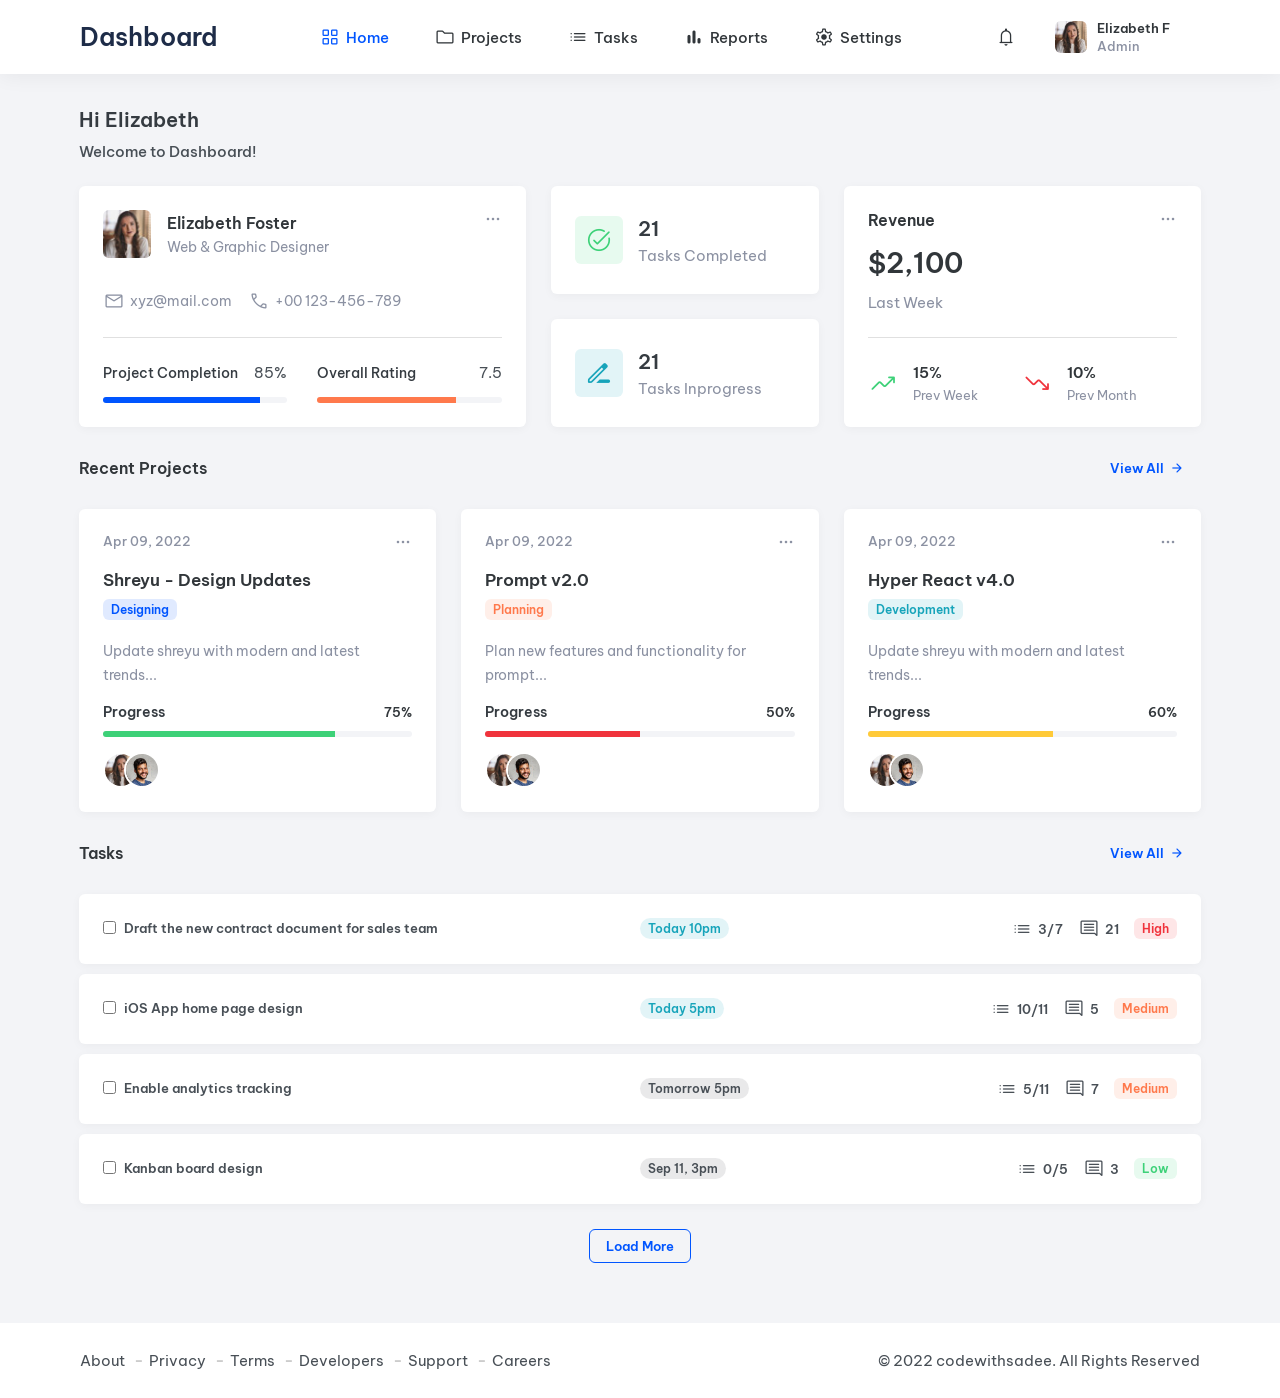
<file: dashboard-master/index.html>
<!DOCTYPE html>
<html lang="en">

<head>
  <meta charset="UTF-8">
  <meta http-equiv="X-UA-Compatible" content="IE=edge">
  <meta name="viewport" content="width=device-width, initial-scale=1.0">
  <title>Dashboard</title>

  <!-- 
    - favicon
  -->
  <link rel="shortcut icon" href="./favicon.svg" type="image/svg+xml">

  <!-- 
    - custom css link
  -->
  <link rel="stylesheet" href="./assets/css/style.css">

  <!-- 
    - google font link
  -->
  <link rel="preconnect" href="https://fonts.googleapis.com">
  <link rel="preconnect" href="https://fonts.gstatic.com" crossorigin>
  <link href="https://fonts.googleapis.com/css2?family=Be+Vietnam+Pro:wght@400;500;600;900&display=swap"
    rel="stylesheet">

  <!-- 
    - material icon link
  -->
  <link
    href="https://fonts.googleapis.com/css2?family=Material+Symbols+Rounded:opsz,wght,FILL,GRAD@20..48,100..700,0..1,-50..200"
    rel="stylesheet" />

</head>

<body>

  <!-- 
    - #HEADER
  -->

  <header class="header" data-header>
    <div class="container">

      <h1>
        <a href="#" class="logo">Dashboard</a>
      </h1>

      <button class="menu-toggle-btn icon-box" data-menu-toggle-btn aria-label="Toggle Menu">
        <span class="material-symbols-rounded  icon">menu</span>
      </button>

      <nav class="navbar">
        <div class="container">

          <ul class="navbar-list">

            <li>
              <a href="#" class="navbar-link active icon-box">
                <span class="material-symbols-rounded  icon">grid_view</span>

                <span>Home</span>
              </a>
            </li>

            <li>
              <a href="#" class="navbar-link icon-box">
                <span class="material-symbols-rounded  icon">folder</span>

                <span>Projects</span>
              </a>
            </li>

            <li>
              <a href="#" class="navbar-link icon-box">
                <span class="material-symbols-rounded  icon">list</span>

                <span>Tasks</span>
              </a>
            </li>

            <li>
              <a href="#" class="navbar-link icon-box">
                <span class="material-symbols-rounded  icon">bar_chart</span>

                <span>Reports</span>
              </a>
            </li>

            <li>
              <a href="#" class="navbar-link icon-box">
                <span class="material-symbols-rounded  icon">settings</span>

                <span>Settings</span>
              </a>
            </li>

          </ul>

          <ul class="user-action-list">

            <li>
              <a href="#" class="notification icon-box">
                <span class="material-symbols-rounded  icon">notifications</span>
              </a>
            </li>

            <li>
              <a href="#" class="header-profile">

                <figure class="profile-avatar">
                  <img src="./assets/images/avatar-1.jpg" alt="Elizabeth Foster" width="32" height="32">
                </figure>

                <div>
                  <p class="profile-title">Elizabeth F</p>

                  <p class="profile-subtitle">Admin</p>
                </div>

              </a>
            </li>

          </ul>

        </div>
      </nav>

    </div>
  </header>





  <main>
    <article class="container article">

      <h2 class="h2 article-title">Hi Elizabeth</h2>

      <p class="article-subtitle">Welcome to Dashboard!</p>

      <!-- 
        - #HOME
      -->

      <section class="home">

        <div class="card profile-card">

          <button class="card-menu-btn icon-box" aria-label="More" data-menu-btn>
            <span class="material-symbols-rounded  icon">more_horiz</span>
          </button>

          <ul class="ctx-menu">

            <li class="ctx-item">
              <button class="ctx-menu-btn icon-box">
                <span class="material-symbols-rounded  icon" aria-hidden="true">edit</span>

                <span class="ctx-menu-text">Edit</span>
              </button>
            </li>

            <li class="ctx-item">
              <button class="ctx-menu-btn icon-box">
                <span class="material-symbols-rounded  icon" aria-hidden="true">cached</span>

                <span class="ctx-menu-text">Refresh</span>
              </button>
            </li>

            <li class="divider"></li>

            <li class="ctx-item">
              <button class="ctx-menu-btn red icon-box">
                <span class="material-symbols-rounded  icon" aria-hidden="true">delete</span>

                <span class="ctx-menu-text">Deactivate</span>
              </button>
            </li>

          </ul>

          <div class="profile-card-wrapper">

            <figure class="card-avatar">
              <img src="./assets/images/avatar-1.jpg" alt="Elizabeth Foster" width="48" height="48">
            </figure>

            <div>
              <p class="card-title">Elizabeth Foster</p>

              <p class="card-subtitle">Web & Graphic Designer</p>
            </div>

          </div>

          <ul class="contact-list">

            <li>
              <a href="mailto:xyz@mail.com" class="contact-link icon-box">
                <span class="material-symbols-rounded  icon">mail</span>

                <p class="text">xyz@mail.com</p>
              </a>
            </li>

            <li>
              <a href="tel:00123456789" class="contact-link icon-box">
                <span class="material-symbols-rounded  icon">call</span>

                <p class="text">+00 123-456-789</p>
              </a>
            </li>

          </ul>

          <div class="divider card-divider"></div>

          <ul class="progress-list">

            <li class="progress-item">

              <div class="progress-label">
                <p class="progress-title">Project Completion</p>

                <data class="progress-data" value="85">85%</data>
              </div>

              <div class="progress-bar">
                <div class="progress" style="--width: 85%; --bg: var(--blue-ryb);"></div>
              </div>

            </li>

            <li class="progress-item">

              <div class="progress-label">
                <p class="progress-title">Overall Rating</p>

                <data class="progress-data" value="7.5">7.5</data>
              </div>

              <div class="progress-bar">
                <div class="progress" style="--width: 75%; --bg: var(--coral);"></div>
              </div>

            </li>

          </ul>

        </div>

        <div class="card-wrapper">

          <div class="card task-card">

            <div class="card-icon icon-box green">
              <span class="material-symbols-rounded  icon">task_alt</span>
            </div>

            <div>
              <data class="card-data" value="21">21</data>

              <p class="card-text">Tasks Completed</p>
            </div>

          </div>

          <div class="card task-card">

            <div class="card-icon icon-box blue">
              <span class="material-symbols-rounded  icon">drive_file_rename_outline</span>
            </div>

            <div>
              <data class="card-data" value="21">21</data>

              <p class="card-text">Tasks Inprogress</p>
            </div>

          </div>

        </div>

        <div class="card revenue-card">

          <button class="card-menu-btn icon-box" aria-label="More" data-menu-btn>
            <span class="material-symbols-rounded  icon">more_horiz</span>
          </button>

          <ul class="ctx-menu">

            <li class="ctx-item">
              <button class="ctx-menu-btn icon-box">
                <span class="material-symbols-rounded  icon" aria-hidden="true">edit</span>

                <span class="ctx-menu-text">Edit</span>
              </button>
            </li>

            <li class="ctx-item">
              <button class="ctx-menu-btn icon-box">
                <span class="material-symbols-rounded  icon" aria-hidden="true">cached</span>

                <span class="ctx-menu-text">Refresh</span>
              </button>
            </li>

          </ul>

          <p class="card-title">Revenue</p>

          <data class="card-price" value="2100">$2,100</data>

          <p class="card-text">Last Week</p>

          <div class="divider card-divider"></div>

          <ul class="revenue-list">

            <li class="revenue-item icon-box">

              <span class="material-symbols-rounded  icon  green">trending_up</span>

              <div>
                <data class="revenue-item-data" value="15">15%</data>

                <p class="revenue-item-text">Prev Week</p>
              </div>

            </li>

            <li class="revenue-item icon-box">

              <span class="material-symbols-rounded  icon  red">trending_down</span>

              <div>
                <data class="revenue-item-data" value="10">10%</data>

                <p class="revenue-item-text">Prev Month</p>
              </div>

            </li>

          </ul>

        </div>

      </section>




      <!-- 
        - #PROJECTS
      -->

      <section class="projects">

        <div class="section-title-wrapper">
          <h2 class="section-title">Recent Projects</h2>

          <button class="btn btn-link icon-box">
            <span>View All</span>

            <span class="material-symbols-rounded  icon" aria-hidden="true">arrow_forward</span>
          </button>
        </div>

        <ul class="project-list">

          <li class="project-item">
            <div class="card project-card">

              <button class="card-menu-btn icon-box" aria-label="More" data-menu-btn>
                <span class="material-symbols-rounded  icon">more_horiz</span>
              </button>

              <ul class="ctx-menu">

                <li class="ctx-item">
                  <button class="ctx-menu-btn icon-box">
                    <span class="material-symbols-rounded  icon" aria-hidden="true">visibility</span>

                    <span class="ctx-menu-text">View</span>
                  </button>
                </li>

                <li class="ctx-item">
                  <button class="ctx-menu-btn icon-box">
                    <span class="material-symbols-rounded  icon" aria-hidden="true">edit</span>

                    <span class="ctx-menu-text">Edit</span>
                  </button>
                </li>

                <li class="divider"></li>

                <li class="ctx-item">
                  <button class="ctx-menu-btn red icon-box">
                    <span class="material-symbols-rounded  icon" aria-hidden="true">delete</span>

                    <span class="ctx-menu-text">Delete</span>
                  </button>
                </li>

              </ul>

              <time class="card-date" datetime="2022-04-09">Apr 09, 2022</time>

              <h3 class="card-title">
                <a href="#">Shreyu - Design Updates</a>
              </h3>

              <div class="card-badge blue">Designing</div>

              <p class="card-text">
                Update shreyu with modern and latest trends...
              </p>

              <div class="card-progress-box">

                <div class="progress-label">
                  <span class="progress-title">Progress</span>

                  <data class="progress-data" value="75">75%</data>
                </div>

                <div class="progress-bar">
                  <div class="progress" style="--width: 75%; --bg: var(--emerald);"></div>
                </div>

              </div>

              <ul class="card-avatar-list">

                <li class="card-avatar-item">
                  <a href="#">
                    <img src="./assets/images/avatar-1.jpg" alt="Elizabeth Foster" width="32" height="32">
                  </a>
                </li>

                <li class="card-avatar-item">
                  <a href="#">
                    <img src="./assets/images/avatar-2.jpg" alt="John Foster" width="32" height="32">
                  </a>
                </li>

              </ul>

            </div>
          </li>

          <li class="project-item">
            <div class="card project-card">

              <button class="card-menu-btn icon-box" aria-label="More" data-menu-btn>
                <span class="material-symbols-rounded  icon">more_horiz</span>
              </button>

              <ul class="ctx-menu">

                <li class="ctx-item">
                  <button class="ctx-menu-btn icon-box">
                    <span class="material-symbols-rounded  icon" aria-hidden="true">visibility</span>

                    <span class="ctx-menu-text">View</span>
                  </button>
                </li>

                <li class="ctx-item">
                  <button class="ctx-menu-btn icon-box">
                    <span class="material-symbols-rounded  icon" aria-hidden="true">edit</span>

                    <span class="ctx-menu-text">Edit</span>
                  </button>
                </li>

                <li class="divider"></li>

                <li class="ctx-item">
                  <button class="ctx-menu-btn red icon-box">
                    <span class="material-symbols-rounded  icon" aria-hidden="true">delete</span>

                    <span class="ctx-menu-text">Delete</span>
                  </button>
                </li>

              </ul>

              <time class="card-date" datetime="2022-04-09">Apr 09, 2022</time>

              <h3 class="card-title">
                <a href="#">Prompt v2.0</a>
              </h3>

              <div class="card-badge orange">Planning</div>

              <p class="card-text">
                Plan new features and functionality for prompt...
              </p>

              <div class="card-progress-box">

                <div class="progress-label">
                  <span class="progress-title">Progress</span>

                  <data class="progress-data" value="50">50%</data>
                </div>

                <div class="progress-bar">
                  <div class="progress" style="--width: 50%; --bg: var(--imperial-red);"></div>
                </div>

              </div>

              <ul class="card-avatar-list">

                <li class="card-avatar-item">
                  <a href="#">
                    <img src="./assets/images/avatar-1.jpg" alt="Elizabeth Foster" width="32" height="32">
                  </a>
                </li>

                <li class="card-avatar-item">
                  <a href="#">
                    <img src="./assets/images/avatar-2.jpg" alt="John Foster" width="32" height="32">
                  </a>
                </li>

              </ul>

            </div>
          </li>

          <li class="project-item">
            <div class="card project-card">

              <button class="card-menu-btn icon-box" aria-label="More" data-menu-btn>
                <span class="material-symbols-rounded  icon">more_horiz</span>
              </button>

              <ul class="ctx-menu">

                <li class="ctx-item">
                  <button class="ctx-menu-btn icon-box">
                    <span class="material-symbols-rounded  icon" aria-hidden="true">visibility</span>

                    <span class="ctx-menu-text">View</span>
                  </button>
                </li>

                <li class="ctx-item">
                  <button class="ctx-menu-btn icon-box">
                    <span class="material-symbols-rounded  icon" aria-hidden="true">edit</span>

                    <span class="ctx-menu-text">Edit</span>
                  </button>
                </li>

                <li class="divider"></li>

                <li class="ctx-item">
                  <button class="ctx-menu-btn red icon-box">
                    <span class="material-symbols-rounded  icon" aria-hidden="true">delete</span>

                    <span class="ctx-menu-text">Delete</span>
                  </button>
                </li>

              </ul>

              <time class="card-date" datetime="2022-04-09">Apr 09, 2022</time>

              <h3 class="card-title">
                <a href="#">Hyper React v4.0</a>
              </h3>

              <div class="card-badge cyan">Development</div>

              <p class="card-text">
                Update shreyu with modern and latest trends...
              </p>

              <div class="card-progress-box">

                <div class="progress-label">
                  <span class="progress-title">Progress</span>

                  <data class="progress-data" value="60">60%</data>
                </div>

                <div class="progress-bar">
                  <div class="progress" style="--width: 60%; --bg: var(--sunglow);"></div>
                </div>

              </div>

              <ul class="card-avatar-list">

                <li class="card-avatar-item">
                  <a href="#">
                    <img src="./assets/images/avatar-1.jpg" alt="Elizabeth Foster" width="32" height="32">
                  </a>
                </li>

                <li class="card-avatar-item">
                  <a href="#">
                    <img src="./assets/images/avatar-2.jpg" alt="John Foster" width="32" height="32">
                  </a>
                </li>

              </ul>

            </div>
          </li>

        </ul>

      </section>




      <!-- 
        - #TASKS
      -->

      <section class="tasks">

        <div class="section-title-wrapper">
          <h2 class="section-title">Tasks</h2>

          <button class="btn btn-link icon-box">
            <span>View All</span>

            <span class="material-symbols-rounded  icon" aria-hidden="true">arrow_forward</span>
          </button>
        </div>

        <ul class="tasks-list">

          <li class="tasks-item">
            <div class="card task-card">

              <div class="card-input">
                <input type="checkbox" name="task-1" id="task-1">

                <label for="task-1" class="task-label">
                  Draft the new contract document for sales team
                </label>
              </div>

              <div class="card-badge cyan radius-pill">Today 10pm</div>

              <ul class="card-meta-list">

                <li>
                  <div class="meta-box icon-box">
                    <span class="material-symbols-rounded  icon">list</span>

                    <span>3/7</span>
                  </div>
                </li>

                <li>
                  <div class="meta-box icon-box">
                    <span class="material-symbols-rounded  icon">comment</span>

                    <data value="21">21</data>
                  </div>
                </li>

                <li>
                  <div class="card-badge red">High</div>
                </li>

              </ul>

            </div>
          </li>

          <li class="tasks-item">
            <div class="card task-card">

              <div class="card-input">
                <input type="checkbox" name="task-2" id="task-2">

                <label for="task-2" class="task-label">
                  iOS App home page design
                </label>
              </div>

              <div class="card-badge cyan radius-pill">Today 5pm</div>

              <ul class="card-meta-list">

                <li>
                  <div class="meta-box icon-box">
                    <span class="material-symbols-rounded  icon">list</span>

                    <span>10/11</span>
                  </div>
                </li>

                <li>
                  <div class="meta-box icon-box">
                    <span class="material-symbols-rounded  icon">comment</span>

                    <data value="5">5</data>
                  </div>
                </li>

                <li>
                  <div class="card-badge orange">Medium</div>
                </li>

              </ul>

            </div>
          </li>

          <li class="tasks-item">
            <div class="card task-card">

              <div class="card-input">
                <input type="checkbox" name="task-3" id="task-3">

                <label for="task-3" class="task-label">
                  Enable analytics tracking
                </label>
              </div>

              <div class="card-badge radius-pill">Tomorrow 5pm</div>

              <ul class="card-meta-list">

                <li>
                  <div class="meta-box icon-box">
                    <span class="material-symbols-rounded  icon">list</span>

                    <span>5/11</span>
                  </div>
                </li>

                <li>
                  <div class="meta-box icon-box">
                    <span class="material-symbols-rounded  icon">comment</span>

                    <data value="7">7</data>
                  </div>
                </li>

                <li>
                  <div class="card-badge orange">Medium</div>
                </li>

              </ul>

            </div>
          </li>

          <li class="tasks-item">
            <div class="card task-card">

              <div class="card-input">
                <input type="checkbox" name="task-4" id="task-4">

                <label for="task-4" class="task-label">
                  Kanban board design
                </label>
              </div>

              <div class="card-badge radius-pill">Sep 11, 3pm</div>

              <ul class="card-meta-list">

                <li>
                  <div class="meta-box icon-box">
                    <span class="material-symbols-rounded  icon">list</span>

                    <span>0/5</span>
                  </div>
                </li>

                <li>
                  <div class="meta-box icon-box">
                    <span class="material-symbols-rounded  icon">comment</span>

                    <data value="3">3</data>
                  </div>
                </li>

                <li>
                  <div class="card-badge green">Low</div>
                </li>

              </ul>

            </div>
          </li>

        </ul>

        <button class="btn btn-primary" data-load-more>
          <span class="spiner"></span>

          <span>Load More</span>
        </button>

      </section>

    </article>
  </main>





  <!-- 
    - #FOOTER
  -->

  <footer class="footer">
    <div class="container">

      <ul class="footer-list">

        <li class="footer-item">
          <a href="#" class="footer-link">About</a>
        </li>

        <li class="footer-item">
          <a href="#" class="footer-link">Privacy</a>
        </li>

        <li class="footer-item">
          <a href="#" class="footer-link">Terms</a>
        </li>

        <li class="footer-item">
          <a href="#" class="footer-link">Developers</a>
        </li>

        <li class="footer-item">
          <a href="#" class="footer-link">Support</a>
        </li>

        <li class="footer-item">
          <a href="#" class="footer-link">Careers</a>
        </li>

      </ul>

      <p class="copyright">
        &copy; 2022 <a href="#" class="copyright-link">codewithsadee</a>. All Rights Reserved
      </p>

    </div>
  </footer>





  <!-- 
    - custom js link
  -->
  <script src="./assets/js/script.js"></script>

</body>

</html>
</file>
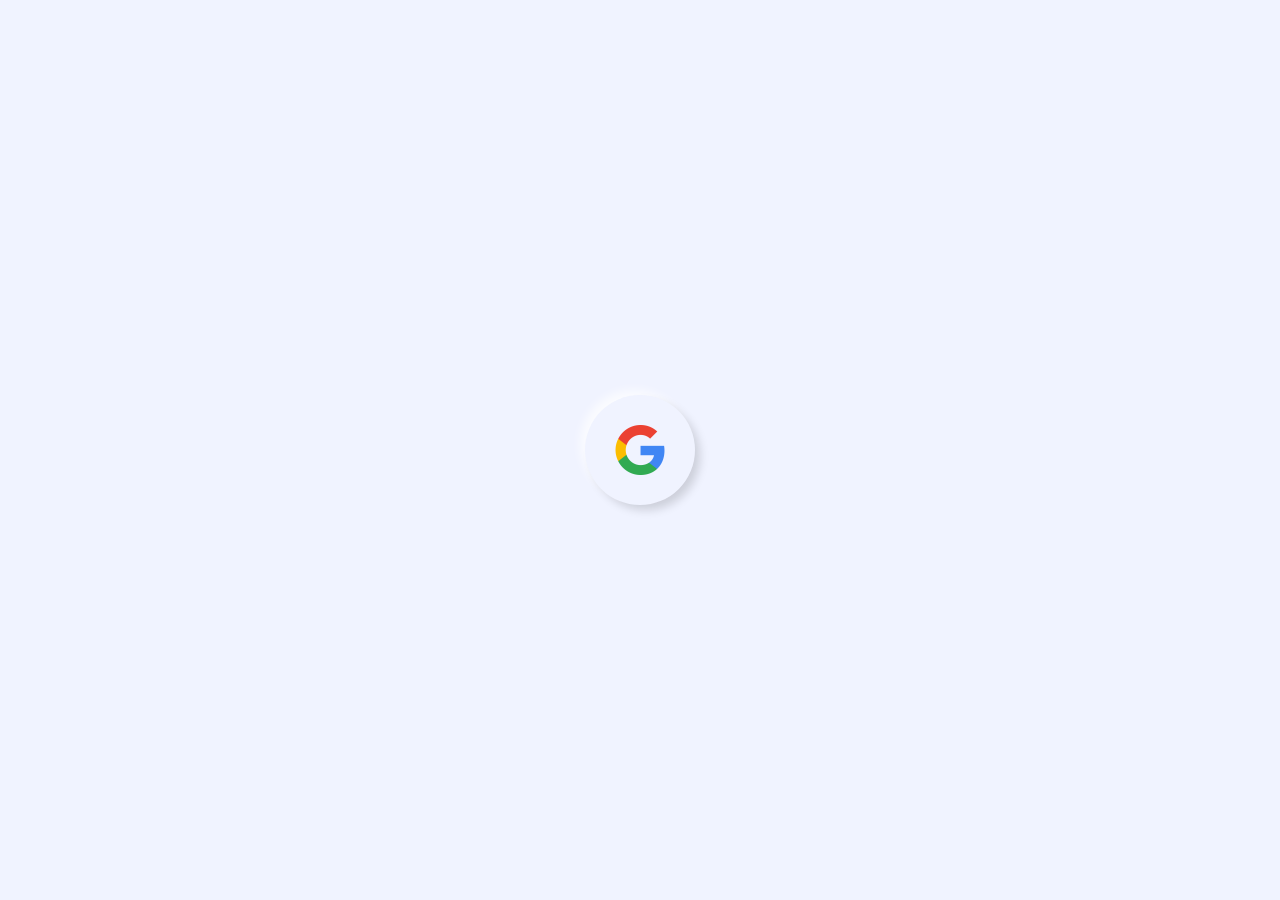
<file: google-search-box-main/index.html>
<!DOCTYPE html>
<html lang="en">
  <head>
    <meta charset="UTF-8" />
    <meta name="viewport" content="width=device-width, initial-scale=1.0" />
    <title>Google Search Box</title>
    <link rel="stylesheet" href="styles.css" />
    <link
      href="https://fonts.googleapis.com/css2?family=Varela+Round&display=swap"
      rel="stylesheet"
    />
  </head>
  <body>
    <div class="hero">
      <div id="searchBox">
        <img src="images/google.png" id="googleIcon" />
        <input type="text" placeholder="Search Google or type a URL" />
        <img src="images/microphone.png" class="mic-icon" />
      </div>
    </div>
    <script>
      var searchBox = document.getElementById("searchBox");
      var googleIcon = document.getElementById("googleIcon");
      googleIcon.onclick = function () {
        searchBox.classList.toggle("active");
      };
    </script>
  </body>
</html>
</file>
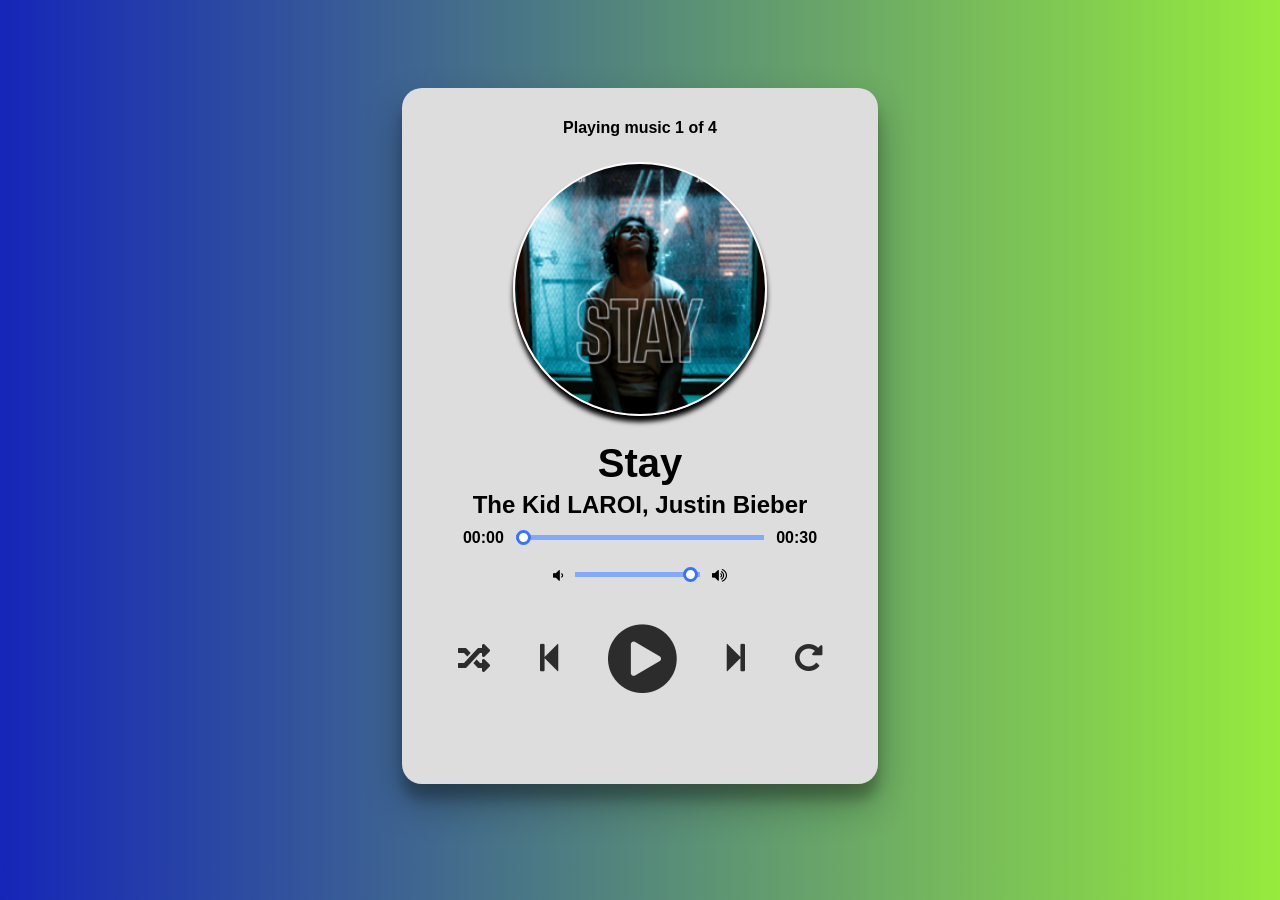
<file: Music-Player-main/index.html>
<!DOCTYPE html>
<html lang="en">
<head>
    <meta charset="UTF-8">
    <meta http-equiv="X-UA-Compatible" content="IE=edge">
    <meta name="viewport" content="width=device-width, initial-scale=1.0">
    <title>Music Player</title>
    <link rel="stylesheet" href="style.css">
    <script src="script.js" defer></script>
    <link rel="shortcut icon" href="images/favicon.ico" type="image/x-icon">  
    <link rel="stylesheet" href="https://cdnjs.cloudflare.com/ajax/libs/font-awesome/5.13.0/css/all.min.css">
    <link rel="stylesheet" href="https://cdnjs.cloudflare.com/ajax/libs/font-awesome/4.7.0/css/font-awesome.min.css">
</head>
<body>
   <div class="player">
       <div class="wrapper">
           <div class="details">
               <div class="now-playing">PLAYING x OF y</div>
               <div class="track-art"></div>
               <div class="track-name">Track Name</div>
               <div class="track-artist">Track Artist</div>
           </div>

           <div class="slider_container">
               <div class="current-time">00:00</div>
                <input type="range" min="1" max="100" value="0" class="seek_slider" onchange="seekTo()">
                <div class="total-duration">00:00</div>
           </div>

           <div class="slider_container">
               <i class="fa fa-volume-down"></i>
                <input type="range" min="1" max="100" value="99" class="volume_slider" onchange="setVolume()">
                <i class="fa fa-volume-up"></i>
           </div>

           <div class="buttons">
               <div class="random-track" onclick="randomTrack()">
                   <i class="fas fa-random fa-2x" title="random"></i>
               </div>
               <div class="prev-track" onclick="prevTrack()">
                    <i class="fa fa-step-backward fa-2x"></i>
                </div>
                <div class="playpause-track" onclick="playpauseTrack()">
                    <i class="fa fa-play-circle fa-5x"></i>
                </div>
                <div class="next-track" onclick="nextTrack()">
                    <i class="fa fa-step-forward fa-2x"></i>
                </div>
                <div class="repeat-track" onclick="repeatTrack()">
                    <i class="fa fa-repeat fa-2x" title="repeat"></i>
                </div>
           </div>

            <div id="wave">
                <span class="stroke"></span>
                <span class="stroke"></span>
                <span class="stroke"></span>
                <span class="stroke"></span>
                <span class="stroke"></span>
                <span class="stroke"></span>
                <span class="stroke"></span>
            </div>  
       </div>
   </div>
</body>
</html>
</file>
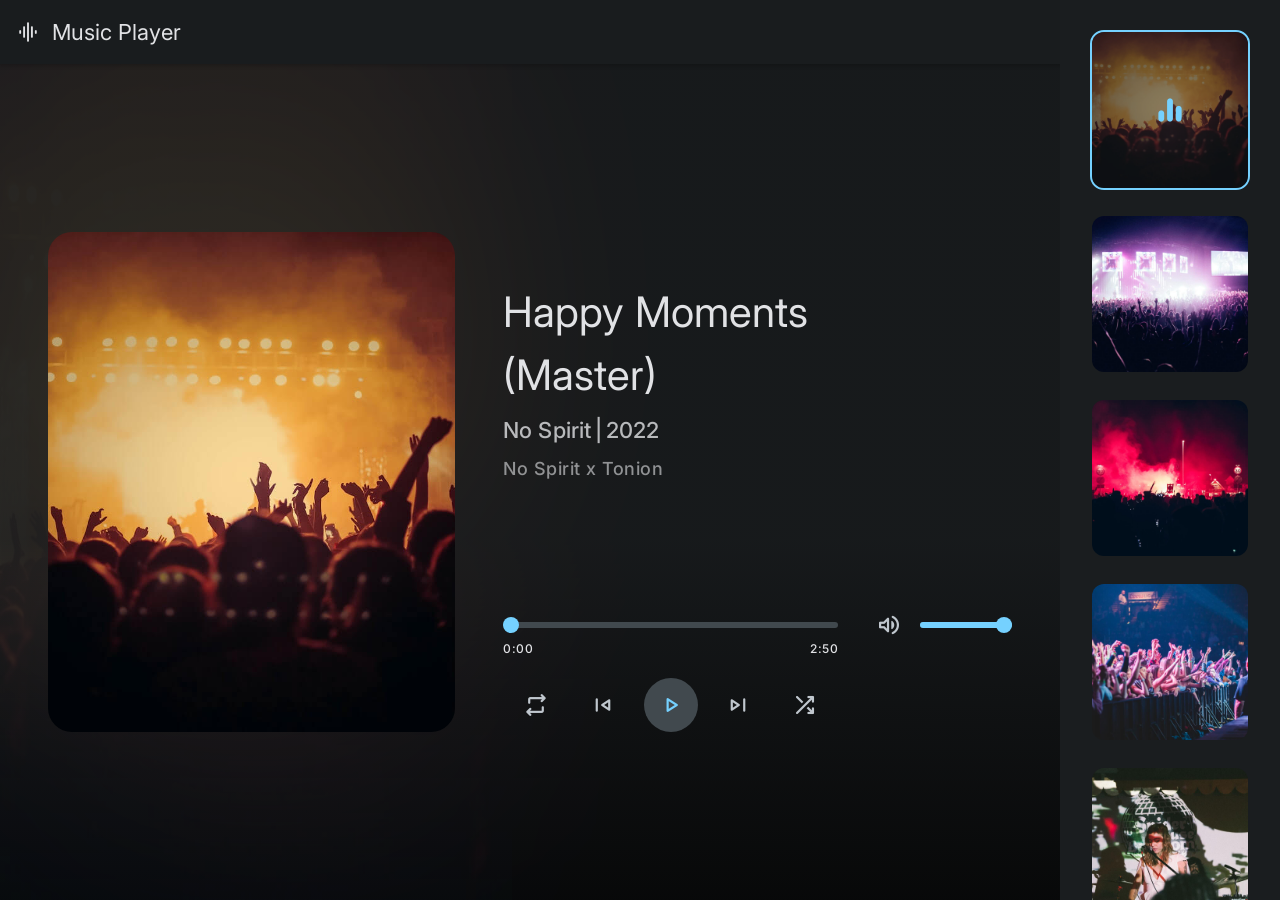
<file: music-player-master/index.html>
<!DOCTYPE html>
<html lang="en">

<head>
  <meta charset="UTF-8">
  <meta http-equiv="X-UA-Compatible" content="IE=edge">
  <meta name="viewport" content="width=device-width, initial-scale=1.0">

  <!-- 
    - primary meta tags
  -->
  <title>Music Player</title>
  <meta name="title" content="Music Player">
  <meta name="description" content="A web music player html template made by codewithsadee">

  <!-- 
    - favicon
  -->
  <link rel="shortcut icon" href="./favicon.svg" type="image/svg+xml">

  <!-- 
    - google font link
  -->
  <link rel="preconnect" href="https://fonts.googleapis.com">
  <link rel="preconnect" href="https://fonts.gstatic.com" crossorigin>
  <link href="https://fonts.googleapis.com/css2?family=Inter:wght@400;500&display=swap" rel="stylesheet">

  <!-- 
    - material icon font
  -->
  <link rel="stylesheet"
    href="https://fonts.googleapis.com/css2?family=Material+Symbols+Rounded:opsz,wght,FILL,GRAD@24,400,0,-25" />

  <!-- 
    - custom css link
  -->
  <link rel="stylesheet" href="./assets/css/style.css">

</head>

<body>

  <!-- 
    - #TOP APP BAR
  -->

  <div class="top-bar wrapper">

    <div class="logo wrapper">
      <span class="material-symbols-rounded">graphic_eq</span>

      <h1 class="title-lg">Music Player</h1>
    </div>

    <div class="top-bar-actions">
      <button class="btn-icon" data-playlist-toggler>
        <span class="material-symbols-rounded">queue_music</span>
      </button>
    </div>

  </div>





  <main>
    <article>

      <!-- 
        - #PLAYER
      -->

      <div class="player">
        <div class="container">

          <figure class="music-banner">
            <img src="./assets/images/poster-1.jpg" width="800" height="800" alt="Happy Moments (Master) Album Poster"
              class="img-cover" data-player-banner>
          </figure>

          <div class="music-content">

            <h2 class="headline-sm" data-title>Happy Moments (Master)</h2>

            <p class="label-lg label-wrapper wrapper">
              <span data-album>No Spirit</span>

              <span data-year>2022</span>
            </p>

            <p class="label-md artist" data-artist>No Spirit x Tonion</p>

            <div class="seek-control">

              <div>
                <div class="range-wrapper">
                  <input type="range" step="1" max="60" value="0" class="range" data-range data-seek>

                  <div class="range-fill" data-range-fill></div>
                </div>

                <div class="duration-label wrapper">
                  <span class="label-md" data-running-time>0:00</span>

                  <span class="label-md" data-duration>1:00</span>
                </div>
              </div>

              <div class="volume">
                <button class="btn-icon" data-volume-btn>
                  <span class="material-symbols-rounded">volume_up</span>
                </button>

                <div class="range-wrapper">
                  <input type="range" step="0.05" max="1" value="1" class="range" data-range data-volume>

                  <div class="range-fill" data-range-fill></div>
                </div>
              </div>

            </div>

            <div class="player-control wrapper">

              <button class="btn-icon toggle" data-repeat>
                <span class="material-symbols-rounded default-icon">repeat</span>
                <span class="material-symbols-rounded active-icon">repeat_one</span>
              </button>

              <button class="btn-icon" data-skip-prev>
                <span class="material-symbols-rounded">skip_previous</span>
              </button>

              <button class="btn-icon play" data-play-btn>
                <span class="material-symbols-rounded default-icon">play_arrow</span>
                <span class="material-symbols-rounded active-icon">pause</span>
              </button>

              <button class="btn-icon" data-skip-next>
                <span class="material-symbols-rounded">skip_next</span>
              </button>

              <button class="btn-icon toggle" data-shuffle>
                <span class="material-symbols-rounded">shuffle</span>
              </button>

            </div>

          </div>

        </div>
      </div>





      <!-- 
        - #PLAYLIST
      -->

      <div class="playlist" data-playlist>

        <ul class="music-list" data-music-list></ul>

      </div>

      <div class="overlay" data-playlist-toggler data-overlay></div>

    </article>
  </main>





  <!-- 
    - custom js link
  -->
  <script src="./assets/js/script.js"></script>

</body>

</html>
</file>
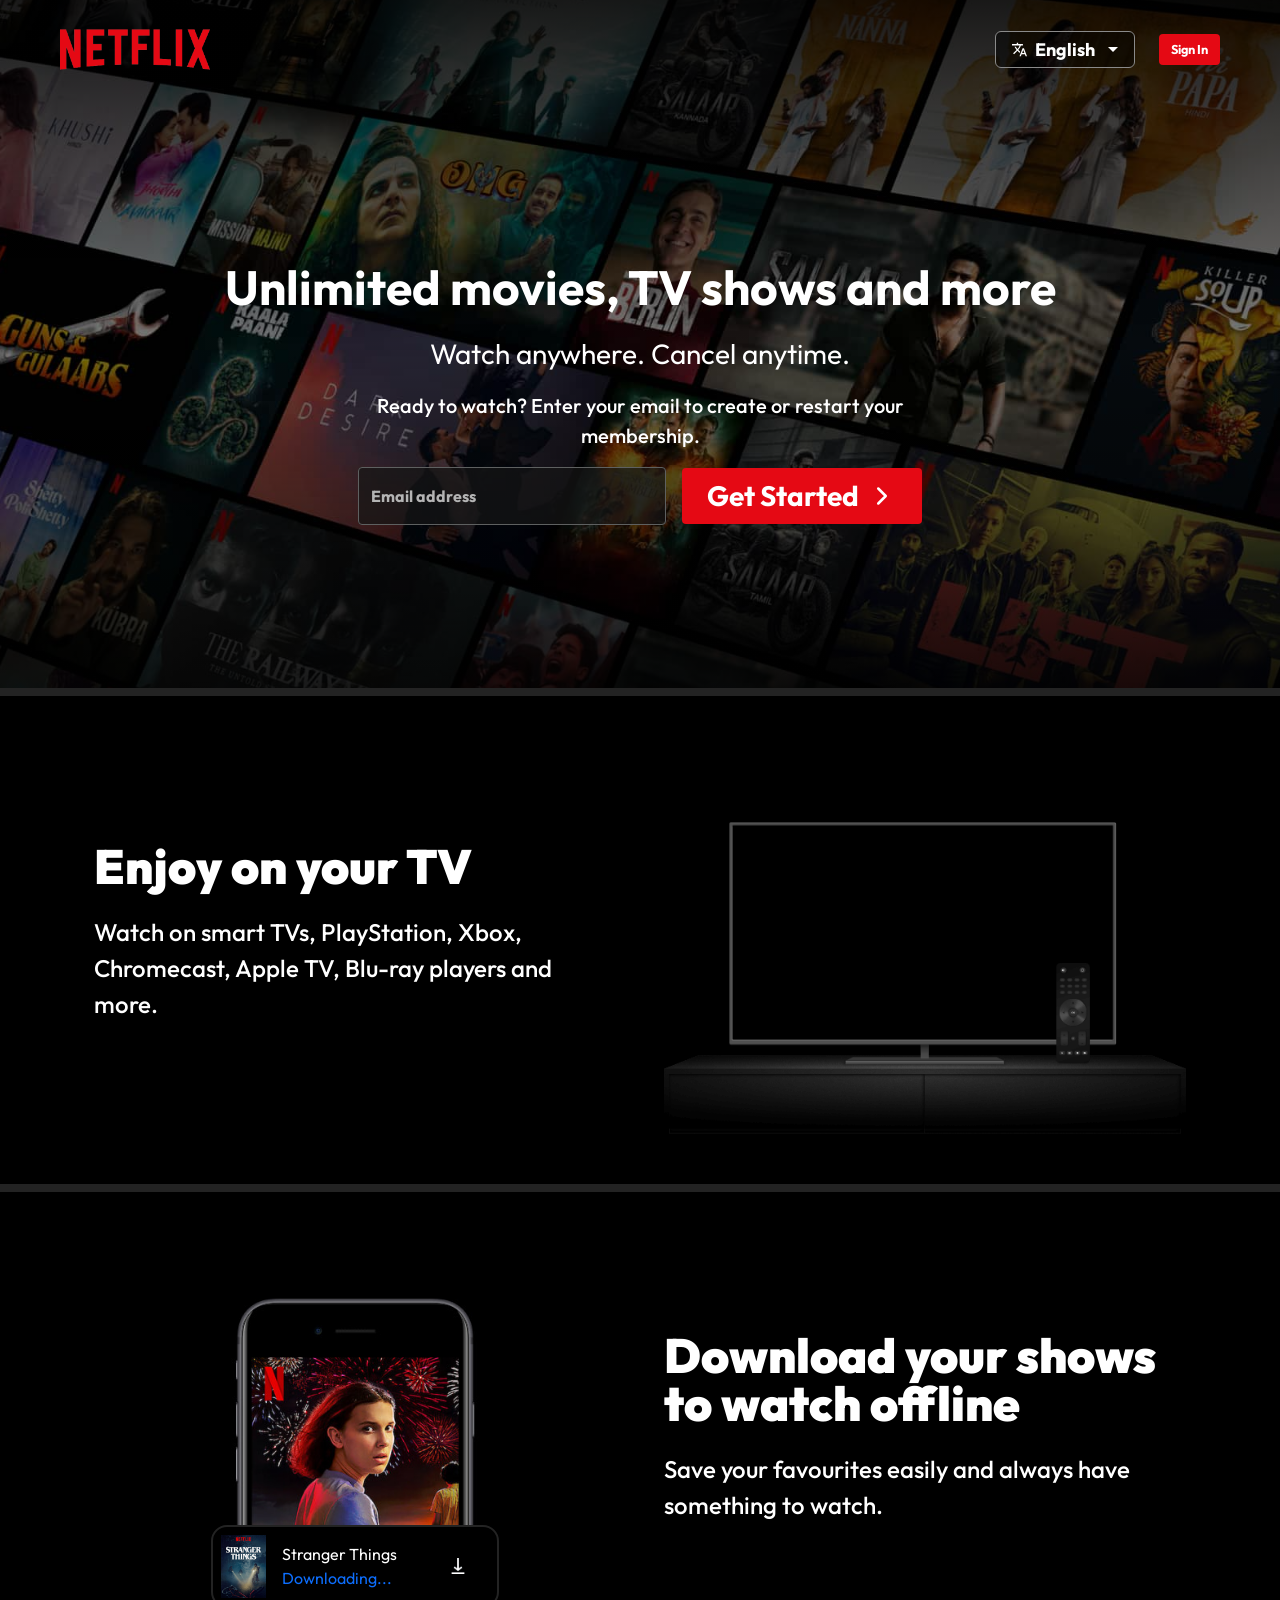
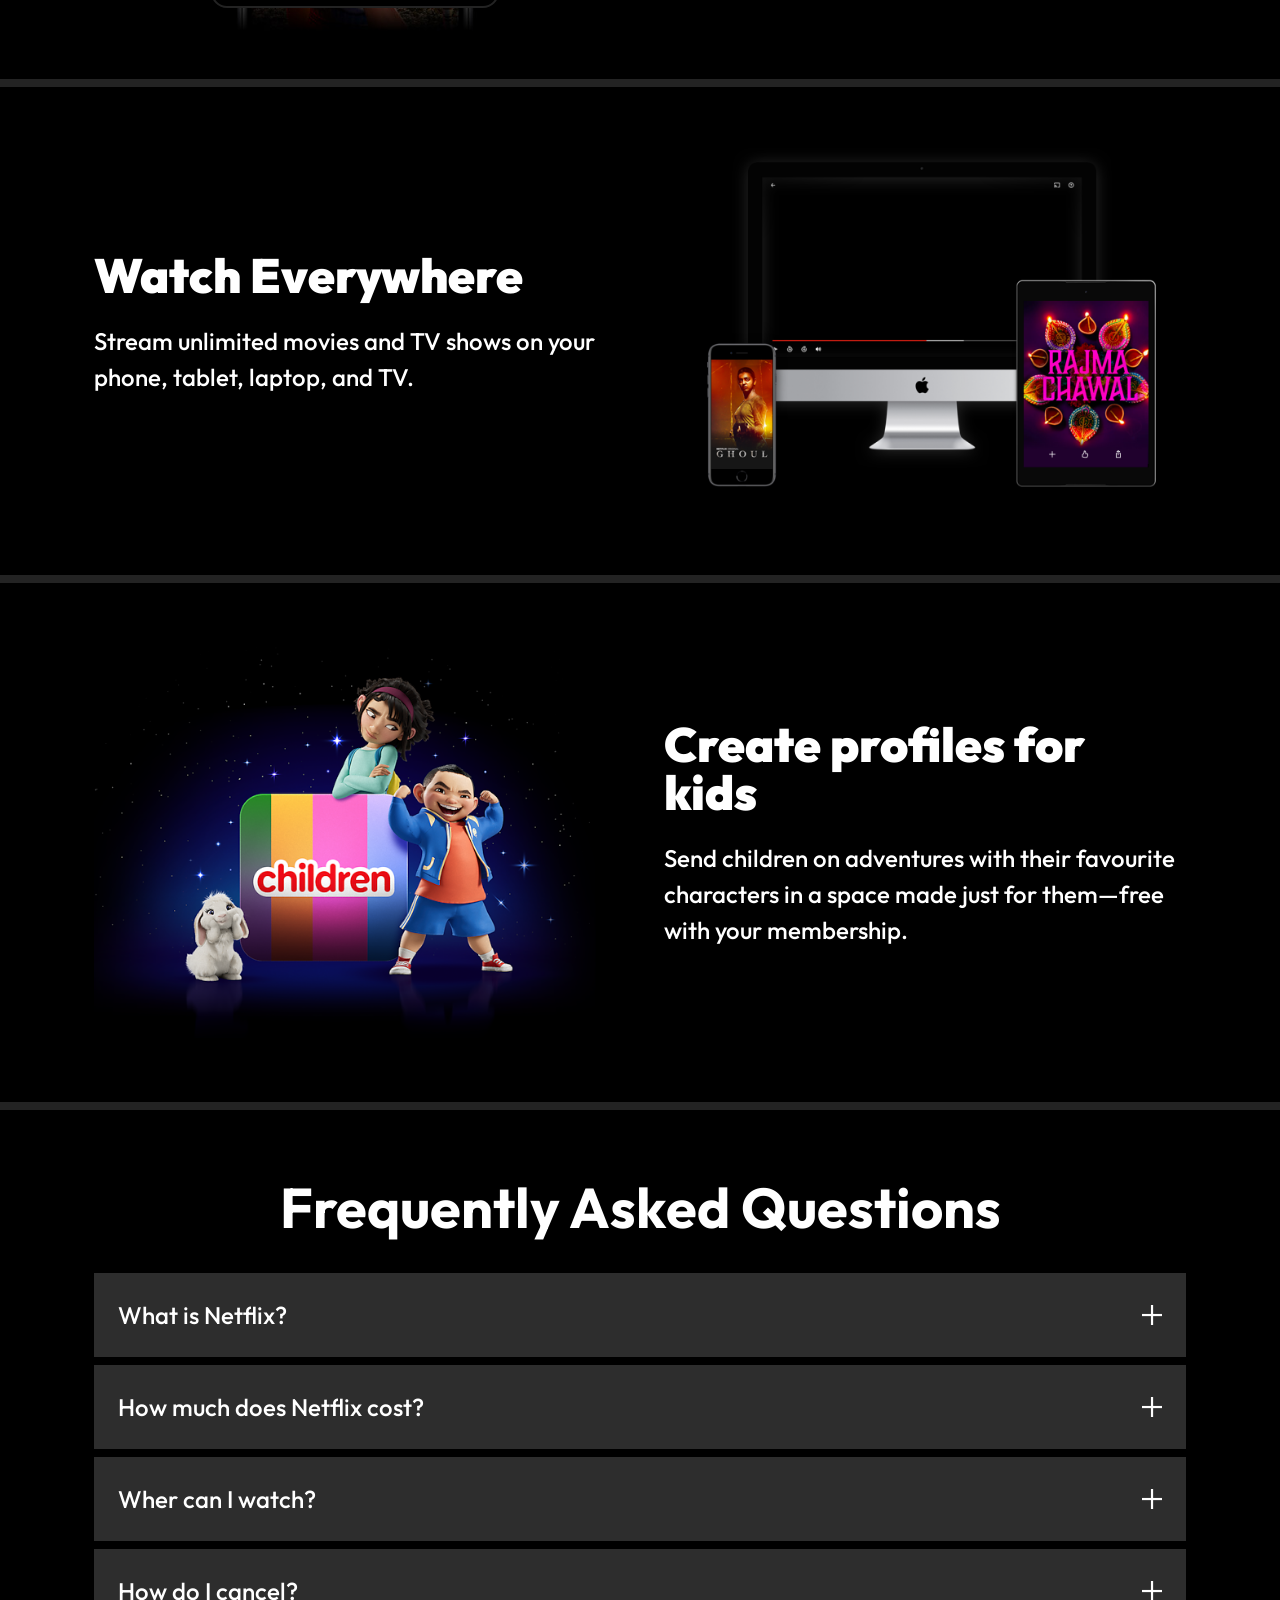
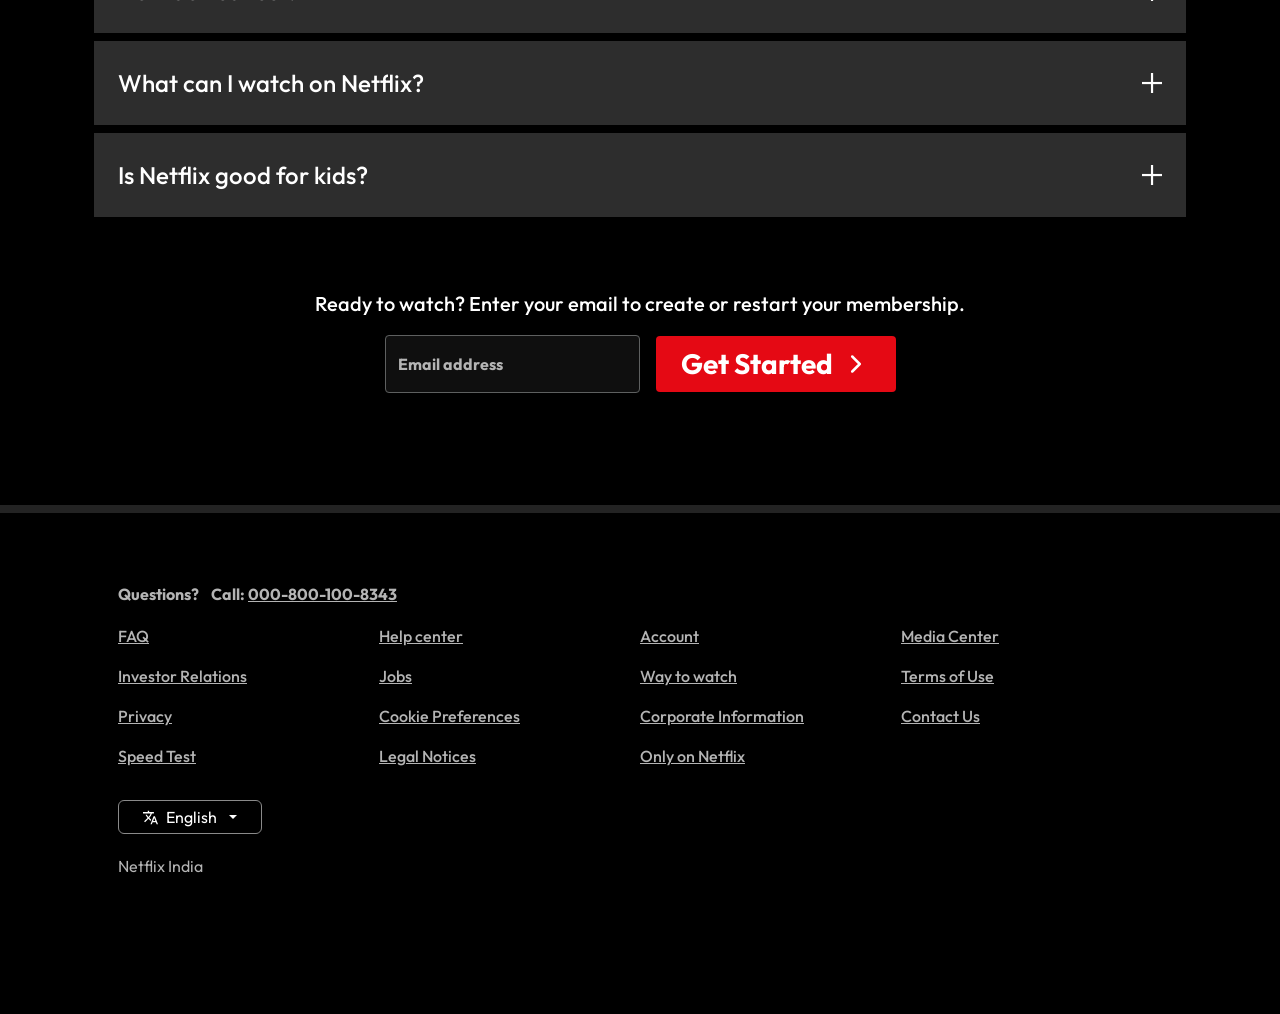
<file: NETFLIX-UI-clone-main/index.html>
<!DOCTYPE html>
<html lang="en">
<head>
    <meta charset="UTF-8">
    <meta name="viewport" content="width=device-width, initial-scale=1.0">
    <title>Netflix India - Watch TV Shows Online, Watch Movies Online | Khushboo Coding</title>

    <!-- css -->
    <link rel="stylesheet" href="css/style.css">

    <!-- favicon -->
    <link rel="shortcut icon" href="img/fav-icon.png" type="image/x-icon">

    <!-- bs5 -->
    <link href="https://cdn.jsdelivr.net/npm/bootstrap@5.3.2/dist/css/bootstrap.min.css" rel="stylesheet" integrity="sha384-T3c6CoIi6uLrA9TneNEoa7RxnatzjcDSCmG1MXxSR1GAsXEV/Dwwykc2MPK8M2HN" crossorigin="anonymous">

    <!-- google fonts -->
    <link rel="preconnect" href="https://fonts.googleapis.com">
    <link rel="preconnect" href="https://fonts.gstatic.com" crossorigin>
    <link href="https://fonts.googleapis.com/css2?family=Outfit:wght@300;400;500;600;700;800;900&family=Commissioner:wght@100;300;500;700;900&display=swap" rel="stylesheet">

  </head>
<body class="bg-black">

  <div class="fullBody container-fluid p-0 pb-5">

        <!-- navbar starts -->

        <header class="position-absolute w-100 px-5 top-0" id="header">
            <nav class="navbar bg-transparent py-4 px-5 mx-5 flex-nowrap" id="navbar">
                <div class="container-fluid col-lg-12 justify-content-between">
                  <a href="index.html" class="navbar-brand" style="max-width: 100% !important;">
                    <img src="img/logo.png" width="150" alt="">
                  </a>

                  <div class="buttonDiv d-flex gap-4 justify-content-between align-items-center">
                    <div class="rounded-1 position-relative d-flex align-items-center justify-content-center" style="max-width: 100% !important;">
                        <button id="langBtn" class="btn bg-black bg-opacity-50 px-3 py-1 position-relative dropdown-toggle text-white d-flex align-items-center justify-content-between gap-2" style="border: 0.5px solid rgb(138, 138, 138);" type="button" data-bs-toggle="dropdown" aria-expanded="false">
                            <svg xmlns="http://www.w3.org/2000/svg" style="max-width: 100% !important;" version="1.1" xmlns:xlink="http://www.w3.org/1999/xlink" width="15" height="15" x="0" y="0" viewBox="0 0 469.333 469.333" style="enable-background:new 0 0 512 512" xml:space="preserve" class=""><g><path d="M253.227 300.267 199.04 246.72l.64-.64c37.12-41.387 63.573-88.96 79.147-139.307h62.507V64H192V21.333h-42.667V64H0v42.453h238.293c-14.4 41.173-36.907 80.213-67.627 114.347-19.84-22.08-36.267-46.08-49.28-71.467H78.72c15.573 34.773 36.907 67.627 63.573 97.28l-108.48 107.2L64 384l106.667-106.667 66.347 66.347 16.213-43.413zM373.333 192h-42.667l-96 256h42.667l24-64h101.333l24 64h42.667l-96-256zm-56 149.333L352 248.853l34.667 92.48h-69.334z" fill="#ffffff" opacity="1" data-original="#000000"></path></g></svg>
                            <span id="langSpan" style="max-width: 100% !important;" class="text-start">English</span>
                        </button>
                        <ul class="text-center mt-1 p-0 d-none overflow-hidden position-absolute list-unstyled bg-white w-100 rounded-1 top-100" id="langDrop">
                          <li class="langList lh-lg"><a class="text-decoration-none w-100 text-black langItems" href="#">English</a></li>
                          <li class="langList lh-lg"><a class="text-decoration-none w-100 text-black langItems" href="#">&nbsp;&nbsp;हिन्दी&nbsp;&nbsp;&nbsp;</a></li>
                        </ul>
                    </div>

                    <a href="sign In.html"><button class="btn signin rounded-1 border-0 text-white text-nowrap" style="background-color: rgb(229, 9, 20) !important; font-size: 0.8rem !important;">Sign In</button></a>
                    </div>
                </div>
              </nav>
        </header>

        <!-- navbar ends -->
        



        <!-- hero section starts -->

            <section class="hero-section position-relative">
                <div class="container-fluid hero-backGround p-0 overflow-hidden position-relative">
                    <img src="img/bg2.jpg" class="img-fluid" alt="">
                </div>
                <div class="hero-title px-4 py-5 text-center position-absolute top-0 d-flex flex-column justify-content-center align-items-center">
                    <h1 class="display-5 fw-bolder text-white mt-5 pt-5">Unlimited movies, TV shows and more</h1>
                    <div class="col-lg-6 mx-auto">
                      <p class="lead fs-3 fw-normal text-white my-2">Watch anywhere. Cancel anytime.</p>
                      <p class="lead text-white my-3 fw-medium">Ready to watch? Enter your email to create or restart your membership.</p>
                      <div class="d-flex align-items-center gap-3 justify-content-center" id="mail">
                        <div class="form-floating w-50 rounded-1" style="background-color: rgb(22 22 22 / 70%) !important;">
                          <input type="email" class="form-control rounded-1 bg-transparent" id="floatingInput" placeholder="name@example.com">
                          <label for="floatingInput" class="inpLabel bg-transparent fw-bold">Email address</label>
                        </div>
                        <button type="button" class="btn getStarted px-4 gap-2 text-white rounded-1 d-flex align-items-center fs-3">Get Started 
                          <svg viewBox="0 0 24 24" width="30" height="30" stroke="white" stroke-width="2" fill="none" stroke-linecap="round" stroke-linejoin="round" class="css-i6dzq1"><polyline points="9 18 15 12 9 6"></polyline></svg></button>
                      </div>
                    </div>
                  </div>
            </section>  

        <!-- hero section ends -->


        <!-- TV section starts -->

            <section class="television-section" style="border-top: 8px solid #232323;">
              <div class="container-fluid">
                <div class="container col-xxl-8 px-4 py-5">
                  <div class="row flex-lg-row align-items-center justify-content-center g-5">

                    <div class="col-lg-6" id="boxTitle">
                      <h1 class="display-5 fw-bolder text-white lh-1 mb-4" style="font-weight: 900 !important;">Enjoy on your TV</h1>
                      <p class="lead fs-4 text-white fw-medium">Watch on smart TVs, PlayStation, Xbox, Chromecast, Apple TV, Blu-ray players and more.</p>
                    </div>

                    <div class="col-10 col-sm-8 col-lg-6 position-relative justify-content-center" style="z-index: 0;">
                      <img src="img/tv.png" class="d-block mx-lg-auto img-fluid" style="z-index: 2;" alt="" width="700" height="500" loading="lazy">

                      <div class="tv-video position-absolute overflow-hidden" style="z-index: -1; width: 70%; top: 20.5%; left: 16%;">
                        <video src="video/video-tv-in-0819.m4v" autoplay="true" loop="true" style="height: 100%; width: 100%;"></video>
                      </div>
                    </div>
                    
                  </div>
                </div>
              </div>
            </section>

        <!-- TV section ends -->


        <!-- download section starts -->

            <section class="download-section" style="border-top: 8px solid #232323;">
              <div class="container-fluid">
                <div class="container col-xxl-8 px-4 py-5">
                  <div class="row flex-lg-row-reverse align-items-center g-5 justify-content-center">

                    

                    <div class="col-lg-6" id="boxTitle">
                      <h1 class="display-5 fw-bolder text-white lh-1 mb-4" style="font-weight: 900 !important;">Download your shows to watch offline</h1>
                      <p class="lead fs-4 text-white fw-medium">Save your favourites easily and always have something to watch.</p>
                    </div>


                    <div class="col-10 col-sm-8 col-lg-6 d-flex justify-content-center position-relative" style="z-index: 0;">

                        <img src="img/mobile.jpg" class="d-block mx-lg-auto img-fluid" width="700" height="500" loading="lazy">

                      <div class="boxshot col-6 position-absolute rounded-4 bg-black d-flex align-items-center p-2" style="border: 2px solid #232323; font-size: 1rem; bottom: 6%; min-width: 18rem;">

                        <img src="img/boxshot.png" class="me-3 col-2" width="40" style="min-width: 2rem !important;" alt="">

                        <div class="st col-7">
                          <div class="text-white">Stranger Things</div>
                          <div class="text-primary">Downloading...</div>
                        </div>

                        <img src="img/download-icon.gif" class="" width="40" alt="">


                      </div>
                    </div>


                  </div>
                </div>
              </div>
            </section>

        <!-- download section ends -->



        <!-- macbook section starts -->

        <section class="mackbook-section" style="border-top: 8px solid #232323;">
          <div class="container-fluid">
            <div class="container col-xxl-8 px-4 py-5">
              <div class="row flex-lg-row align-items-center justify-content-center g-5">

                <div class="col-lg-6" id="boxTitle">
                  <h1 class="display-5 fw-bolder text-white lh-1 mb-4" style="font-weight: 900 !important;">Watch Everywhere</h1>
                  <p class="lead fs-4 text-white fw-medium">Stream unlimited movies and TV shows on your phone, tablet, laptop, and TV.</p>
                </div>

                <div class="col-10 col-sm-8 col-lg-6 position-relative justify-content-center" style="z-index: 0;">
                  <img src="img/macbook.png" class="d-block mx-lg-auto img-fluid" style="z-index: 2;" alt="" width="700" height="500" loading="lazy">

                  <div class="tv-video position-absolute overflow-hidden" style="z-index: -1; width: 58%; top: 9%; left: 20%;">
                    <video src="video/macVideo.m4v" autoplay="true" loop="true" style="height: 100%; width: 100%;"></video>
                  </div>
                </div>
                
              </div>
            </div>
          </div>
        </section>

    <!-- macbook section ends -->



    <!-- children section starts -->

    <section class="children-section" style="border-top: 8px solid #232323;">
      <div class="container-fluid py-3">
        <div class="container col-xxl-8 px-4 py-5">
          <div class="row flex-lg-row-reverse align-items-center g-5 justify-content-center">

            

            <div class="col-lg-6" id="boxTitle">
              <h1 class="display-5 fw-bolder text-white lh-1 mb-4" style="font-weight: 900 !important;">Create profiles for kids</h1>
              <p class="lead fs-4 text-white fw-medium">Send children on adventures with their favourite characters in a space made just for them—free with your membership.</p>
            </div>


            <div class="col-10 col-sm-8 col-lg-6 d-flex justify-content-center position-relative" style="z-index: 0;">

                <img src="img/children.png" class="d-block mx-lg-auto img-fluid" width="700" height="500" loading="lazy">

            </div>


          </div>
        </div>
      </div>
    </section>
    <!-- children section ends -->






    <!-- accordion section starts -->

    <section class="accordion-section" style="border-top: 8px solid #232323;">
      <div class="container-fluid py-3 d-flex align-items-center flex-column">
        <div class="container d-flex flex-column gap-2 px-4 py-5">

          <h1 class="display-4 fw-bold text-center mb-4 text-white text-capitalize">frequently asked questions</h1>

            <div class="accordionMain">
              <div class="accordionInner user-select-none fs-4 d-flex justify-content-between align-items-center p-4">
                <span>What is Netflix?</span>
                <img src="img/plus.png" width="20" height="20" alt="">
              </div>

              <div class="accordCollapse fw-light fs-4 overflow-hidden">
                <p class="m-0">Netflix is a streaming service that offers a wide variety of award-winning TV shows, movies, anime, documentaries and more – on thousands of internet-connected devices. </p><br><p class="m-0">You can watch as much as you want, whenever you want, without a single ad – all for one low monthly price. There's always something new to discover, and new TV shows and movies are added every week!</p>
              </div>
            </div>

            <div class="accordionMain">
              <div class="accordionInner user-select-none fs-4 d-flex justify-content-between align-items-center p-4">
                <span>How much does Netflix cost?</span>
                <img src="img/plus.png" width="20" height="20" alt="">
              </div>

              <div class="accordCollapse fw-light fs-4 overflow-hidden">
                <p class="m-0">Watch Netflix on your smartphone, tablet, Smart TV, laptop, or streaming device, all for one fixed monthly fee. Plans range from ₹149 to ₹649 a month. No extra costs, no contracts.</p>
              </div>
            </div>

            <div class="accordionMain">
              <div class="accordionInner user-select-none fs-4 d-flex justify-content-between align-items-center p-4">
                <span>Wher can I watch?</span>
                <img src="img/plus.png" width="20" height="20" alt="">
              </div>

              <div class="accordCollapse fw-light fs-4 overflow-hidden">
                <p class="m-0">Watch anywhere, anytime. Sign in with your Netflix account to watch instantly on the web at netflix.com from your personal computer or on any internet-connected device that offers the Netflix app, including smart TVs, smartphones, tablets, streaming media players and game consoles.</p><br><p class="m-0">You can also download your favourite shows with the iOS, Android, or Windows 10 app. Use downloads to watch while you're on the go and without an internet connection. Take Netflix with you anywhere.</p>
              </div>
            </div>

            <div class="accordionMain">
              <div class="accordionInner user-select-none fs-4 d-flex justify-content-between align-items-center p-4">
                <span>How do I cancel?</span>
                <img src="img/plus.png" width="20" height="20" alt="">
              </div>

              <div class="accordCollapse fw-light fs-4 overflow-hidden">
                <p class="m-0">Netflix is flexible. There are no annoying contracts and no commitments. You can easily cancel your account online in two clicks. There are no cancellation fees – start or stop your account anytime.</p>
              </div>
            </div>

            <div class="accordionMain">
              <div class="accordionInner user-select-none fs-4 d-flex justify-content-between align-items-center p-4">
                <span>What can I watch on Netflix?</span>
                <img src="img/plus.png" width="20" height="20" alt="">
              </div>

              <div class="accordCollapse fw-light fs-4 overflow-hidden">
                <p class="m-0">Netflix has an extensive library of feature films, documentaries, TV shows, anime, award-winning Netflix originals, and more. Watch as much as you want, anytime you want.</p>
              </div>
            </div>

            <div class="accordionMain">
              <div class="accordionInner user-select-none fs-4 d-flex justify-content-between align-items-center p-4">
                <span>Is Netflix good for kids?</span>
                <img src="img/plus.png" width="20" height="20" alt="">
              </div>

              <div class="accordCollapse fw-light fs-4 overflow-hidden">
                <p class="m-0">The Netflix Kids experience is included in your membership to give parents control while kids enjoy family-friendly TV shows and films in their own space.</p><br><p class="m-0">Kids profiles come with PIN-protected parental controls that let you restrict the maturity rating of content kids can watch and block specific titles you don’t want kids to see.</p>
              </div>
            </div>
          
            <form class="emailForm px-3 my-5">
              <p class="lead text-white my-3 fw-medium text-center">Ready to watch? Enter your email to create or restart your membership.</p>
                          <div class="d-flex align-items-center gap-3 justify-content-center" id="mail">
                            <div class="form-floating rounded-1" style="background-color: rgb(22 22 22 / 70%) !important;">
                              <input type="email" class="form-control rounded-1 bg-transparent" id="floatingInput" placeholder="name@example.com">
                              <label for="floatingInput" class="inpLabel bg-transparent fw-bold">Email address</label>
                            </div>
                            <button type="button" class="btn getStarted px-4 gap-2 text-white rounded-1 d-flex align-items-center fs-3">Get Started 
                              <svg viewBox="0 0 24 24" width="30" height="30" stroke="white" stroke-width="2" fill="none" stroke-linecap="round" stroke-linejoin="round" class="css-i6dzq1"><polyline points="9 18 15 12 9 6"></polyline></svg></button>
                          </div>
            </form>
        </div>


      </div>
    </section>

    <!-- accordion section ends -->
          


    <!-- footer starts -->
      <footer class="py-4 px-3 d-flex align-items-center bg-black bg-opacity-75" style="border-top: 8px solid #232323;">
        <div class="container-fluid p-5" id="footCont">
          <div class="container px-5 d-flex justify-content-center flex-column gap-1" id="footInner">
            <h6 class="fw-bold" style="color: #B4B4B4;">Questions? &nbsp;&nbsp; Call: <a href="tel:000-800-100-8343" class="anchorHov text-decoration-underline" style="color: #B4B4B4;">000-800-100-8343</a></h6>

            <div class="footerOptions">
                <ul class="list-unstyled d-flex flex-wrap" id="footerUl">
                    <li class="w-25 my-2"><a href="FAQ.html" class="fw-medium" style="color: #B4B4B4;">FAQ</a></li>
                    <li class="w-25 my-2"><a href="help.html" class="fw-medium" style="color: #B4B4B4;">Help center</a></li>
                    <li class="w-25 my-2"><a href="sign In.html" class="fw-medium" style="color: #B4B4B4;">Account</a></li>
                    <li class="w-25 my-2"><a href="media.html" class="fw-medium" style="color: #B4B4B4;">Media Center</a></li>
                    <li class="w-25 my-2"><a href="#" class="fw-medium" style="color: #B4B4B4;">Investor Relations</a></li>
                    <li class="w-25 my-2"><a href="#" class="fw-medium" style="color: #B4B4B4;">Jobs</a></li>
                    <li class="w-25 my-2"><a href="#" class="fw-medium" style="color: #B4B4B4;">Way to watch</a></li>
                    <li class="w-25 my-2"><a href="#" class="fw-medium" style="color: #B4B4B4;">Terms of Use</a></li>
                    <li class="w-25 my-2"><a href="#" class="fw-medium" style="color: #B4B4B4;">Privacy</a></li>
                    <li class="w-25 my-2"><a href="#" class="fw-medium" style="color: #B4B4B4;">Cookie Preferences</a></li>
                    <li class="w-25 my-2"><a href="#" class="fw-medium" style="color: #B4B4B4;">Corporate Information</a></li>
                    <li class="w-25 my-2"><a href="#" class="fw-medium" style="color: #B4B4B4;">Contact Us</a></li>
                    <li class="w-25 my-2"><a href="#" class="fw-medium" style="color: #B4B4B4;">Speed Test</a></li>
                    <li class="w-25 my-2"><a href="#" class="fw-medium" style="color: #B4B4B4;">Legal Notices</a></li>
                    <li class="w-25 my-2"><a href="#" class="fw-medium" style="color: #B4B4B4;">Only on Netflix</a></li>
                </ul>
            </div>
            <div class="col-3 mt-1 position-relative">
                <button id="langBtn3" class="btn bg-black bg-opacity-50 px-4 py-1 position-relative dropdown-toggle text-white d-flex align-items-center justify-content-between gap-2" style="border: 0.5px solid rgb(138, 138, 138);" type="button" data-bs-toggle="dropdown" aria-expanded="false">
                    <svg xmlns="http://www.w3.org/2000/svg" version="1.1" xmlns:xlink="http://www.w3.org/1999/xlink" width="15" height="15" x="0" y="0" viewBox="0 0 469.333 469.333" style="enable-background:new 0 0 512 512" xml:space="preserve" class=""><g><path d="M253.227 300.267 199.04 246.72l.64-.64c37.12-41.387 63.573-88.96 79.147-139.307h62.507V64H192V21.333h-42.667V64H0v42.453h238.293c-14.4 41.173-36.907 80.213-67.627 114.347-19.84-22.08-36.267-46.08-49.28-71.467H78.72c15.573 34.773 36.907 67.627 63.573 97.28l-108.48 107.2L64 384l106.667-106.667 66.347 66.347 16.213-43.413zM373.333 192h-42.667l-96 256h42.667l24-64h101.333l24 64h42.667l-96-256zm-56 149.333L352 248.853l34.667 92.48h-69.334z" fill="#ffffff" opacity="1" data-original="#000000" class=""></path></g></svg>
                    <span id="langSpan3"class="text-start">English</span>
                </button>
                <ul class="text-center mt-1 d-none overflow-hidden position-absolute list-unstyled bg-white w-50 rounded-1" id="langDrop3">
                <li class="langList3 px-3 lh-lg"><a class="text-decoration-none w-100 text-black langItems">English</a></li>
                <li class="langList3 px-3 lh-lg"><a class="text-decoration-none w-100 text-black langItems">&nbsp;&nbsp;हिन्दी&nbsp;&nbsp;&nbsp;</a></li>
                </ul>
            </div>
            <p class="my-3"><a href="#" class="anchorHov text-decoration-none" style="color: #B4B4B4;">Netflix India</a></p>
          </div>
        </div>
      </footer>
    <!-- footer ends -->











  </div>


  <!-- js -->
  <script src="script.js"></script>
  <!-- bs5 js -->
  <script src="https://cdn.jsdelivr.net/npm/bootstrap@5.3.2/dist/js/bootstrap.bundle.min.js" integrity="sha384-C6RzsynM9kWDrMNeT87bh95OGNyZPhcTNXj1NW7RuBCsyN/o0jlpcV8Qyq46cDfL" crossorigin="anonymous"></script>
</body>
</html>
</file>
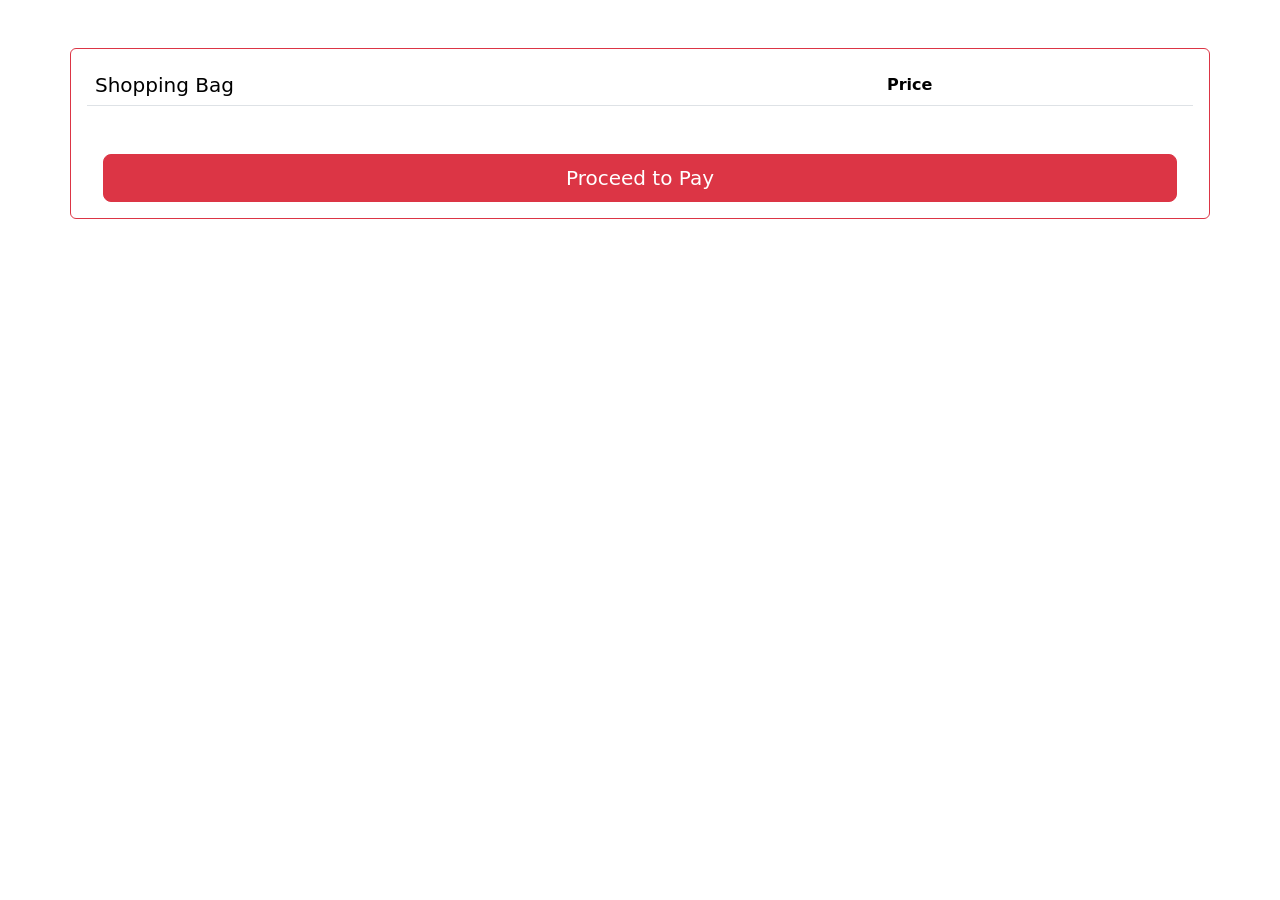
<file: BookTown-Proj-main/Cart/index.html>
<!DOCTYPE html>
<html lang="en">
  <head>
    <meta charset="UTF-8" />
    <meta http-equiv="X-UA-Compatible" content="IE=edge" />
    <meta name="viewport" content="width=device-width, initial-scale=1.0" />
    <link
      rel="stylesheet"
      href="https://cdn.jsdelivr.net/npm/bootstrap-icons@1.9.1/font/bootstrap-icons.css"
    />
    <link
      href="https://cdn.jsdelivr.net/npm/bootstrap@5.2.0/dist/css/bootstrap.min.css"
      rel="stylesheet"
      integrity="sha384-gH2yIJqKdNHPEq0n4Mqa/HGKIhSkIHeL5AyhkYV8i59U5AR6csBvApHHNl/vI1Bx"
      crossorigin="anonymous"
    />
    <link rel="stylesheet" href="./style.css">
    <title>BookTown Cart Page</title>
  </head>
  <body>
    <section class="h-100 h-custom">
      <div class="container h-100 py-sm-5">
        <div class="row d-flex justify-content-center align-items-center h-100">
          <div class="col border border-danger rounded px-sm-3 py-3">
            <div class="table-responsive">
              <table class="table">
                <thead>
                  <tr>
                    <th scope="col" class="h5">Shopping Bag</th>
                    <th scope="col">Price</th>
                  </tr>
                </thead>
                <tbody id="productItemsList"></tbody>
              </table>
            </div>
            <div
              class="card border-0 rounded-0 mt-3"
            >
              <div class="card-body pb-0">
                <button
                  type="button"
                  class="btn btn-danger btn-block btn-lg w-100"
                  data-bs-toggle="modal" data-bs-target="#staticBackdrop"
                >
                  Proceed to Pay
                </button>
                <div class="modal fade" id="staticBackdrop" data-bs-backdrop="static" data-bs-keyboard="false" tabindex="-1" aria-labelledby="staticBackdropLabel" aria-hidden="true">
                  <div class="modal-dialog">
                    <div class="modal-content">
                      <div class="modal-header">
                        <h5 class="modal-title" id="staticBackdropLabel">Are you sure about your purchase?</h5>
                        <button type="button" class="btn-close" data-bs-dismiss="modal" aria-label="Close"></button>
                      </div>
                      <div class="modal-body">
                      </div>
                      <hr class="my-2">
                      <div class="modal-body-2 px-4">                     
                      </div>
                      <div class="modal-footer">
                        <button type="button" class="btn btn-outline-danger" data-bs-dismiss="modal">Close</button>
                        <button onclick="window.open('https://booktown-4ix2.onrender.com/PaymentPage/index.html','_self','resizable=yes')" type="button" class="btn btn-danger">Go To Payment Page</button>
                      </div>
                    </div>
                  </div>
                </div>
              </div>
            </div>
          </div>
        </div>
      </div>
    </section>

    <script
      src="https://cdn.jsdelivr.net/npm/bootstrap@5.2.0/dist/js/bootstrap.bundle.min.js"
      integrity="sha384-A3rJD856KowSb7dwlZdYEkO39Gagi7vIsF0jrRAoQmDKKtQBHUuLZ9AsSv4jD4Xa"
      crossorigin="anonymous"
    ></script>
    <script type="module" src="./script.js"></script>
  </body>
</html>
</file>
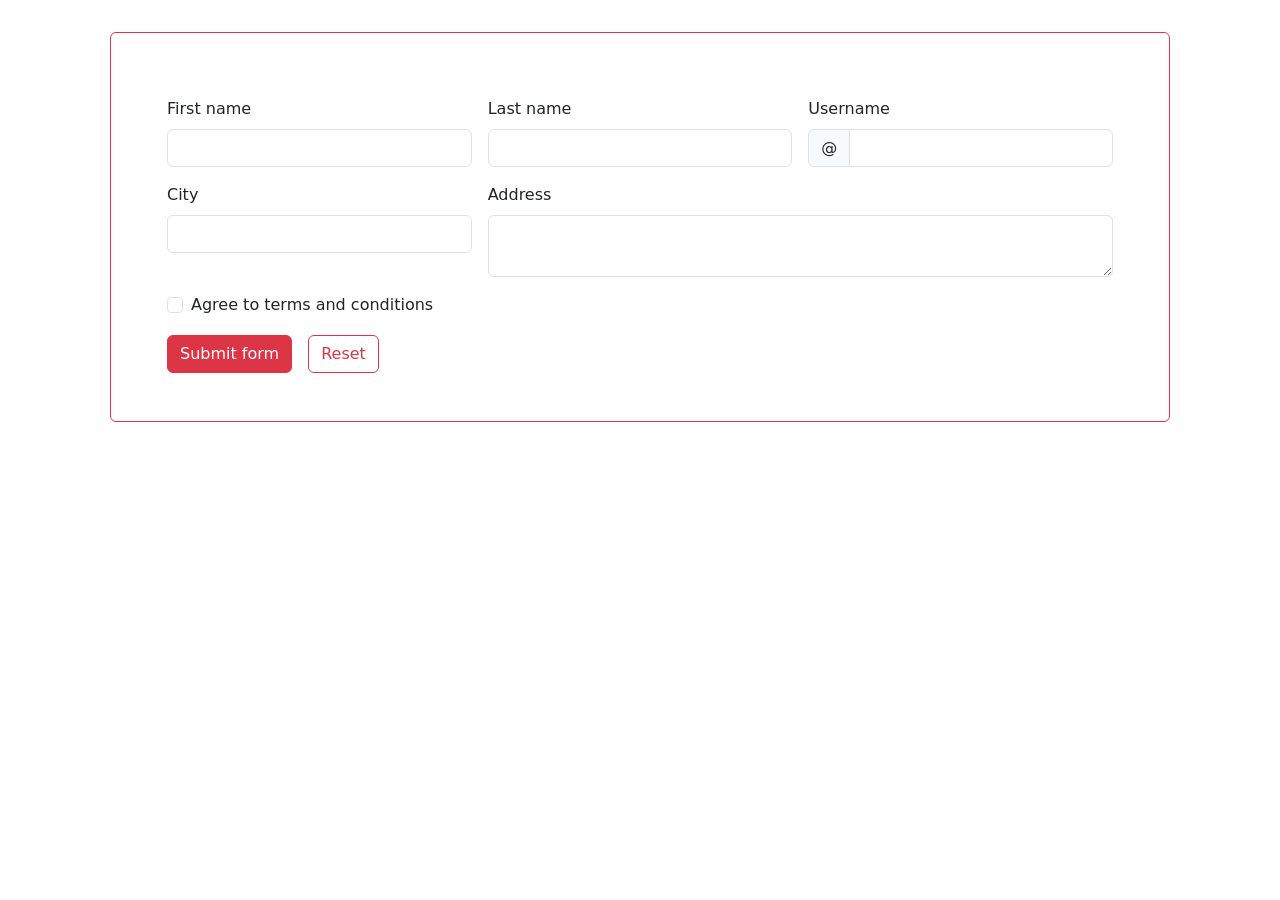
<file: BookTown-Proj-main/SignUpModal/index.html>
<!DOCTYPE html>
<html lang="en">
  <head>
    <meta charset="UTF-8" />
    <meta http-equiv="X-UA-Compatible" content="IE=edge" />
    <meta name="viewport" content="width=device-width, initial-scale=1.0" />
    <link
      href="https://cdn.jsdelivr.net/npm/bootstrap@5.2.0/dist/css/bootstrap.min.css"
      rel="stylesheet"
      integrity="sha384-gH2yIJqKdNHPEq0n4Mqa/HGKIhSkIHeL5AyhkYV8i59U5AR6csBvApHHNl/vI1Bx"
      crossorigin="anonymous"
    />
    <link rel="stylesheet" href="https://cdn.jsdelivr.net/npm/bootstrap-icons@1.9.1/font/bootstrap-icons.css">
    <title>SignUp Page</title>
  </head>
  <body>
    <section class="container p-5">
      <form class="row g-3 needs-validation border border-danger p-5 rounded" novalidate>
        <div class="col-md-4">
          <label for="validationCustom01" class="form-label">First name</label>
          <input
            type="text"
            class="form-control"
            id="validationCustom01"
            required
          />
          <div class="valid-feedback">Looks good!</div>
        </div>
        <div class="col-md-4">
          <label for="validationCustom02" class="form-label">Last name</label>
          <input
            type="text"
            class="form-control"
            id="validationCustom02"
            required
          />
          <div class="valid-feedback">Looks good!</div>
        </div>
        <div class="col-md-4">
          <label for="validationCustomUsername" class="form-label"
            >Username</label
          >
          <div class="input-group has-validation">
            <span class="input-group-text" id="inputGroupPrepend">@</span>
            <input
              type="text"
              class="form-control"
              id="validationCustomUsername"
              aria-describedby="inputGroupPrepend"
              required
            />
            <div class="invalid-feedback">Please choose a username.</div>
          </div>
        </div>
        <div class="col-md-4">
          <label for="validationCustom03" class="form-label">City</label>
          <input
            type="text"
            class="form-control"
            id="validationCustom03"
            required
          />
          <div class="invalid-feedback">Please provide a valid city.</div>
        </div>
        <div class="col-md-8">
          <label for="validationCustom05" class="form-label">Address</label>
          <textarea
            type="text"
            class="form-control"
            id="validationCustom05"
            required
          ></textarea>
          <div class="invalid-feedback">Please provide a valid Address.</div>
        </div>
        <div class="col-12">
          <div class="form-check">
            <input
              class="form-check-input"
              type="checkbox"
              value=""
              id="invalidCheck"
              required
            />
            <label class="form-check-label" for="invalidCheck">
              Agree to terms and conditions
            </label>
            <div class="invalid-feedback">
              You must agree before submitting.
            </div>
          </div>
        </div>
        <div class="d-flex gap-3">
          <button id="submitBtn" class="btn btn-danger" type="submit">Submit form</button>
          <button class="btn btn-outline-danger" type="reset">Reset</button>
        </div>
      </form>
    </section>
    <script
      src="https://cdn.jsdelivr.net/npm/bootstrap@5.2.0/dist/js/bootstrap.bundle.min.js"
      integrity="sha384-A3rJD856KowSb7dwlZdYEkO39Gagi7vIsF0jrRAoQmDKKtQBHUuLZ9AsSv4jD4Xa"
      crossorigin="anonymous"
    ></script>
    <script src="./script.js"></script>
  </body>
</html>
</file>
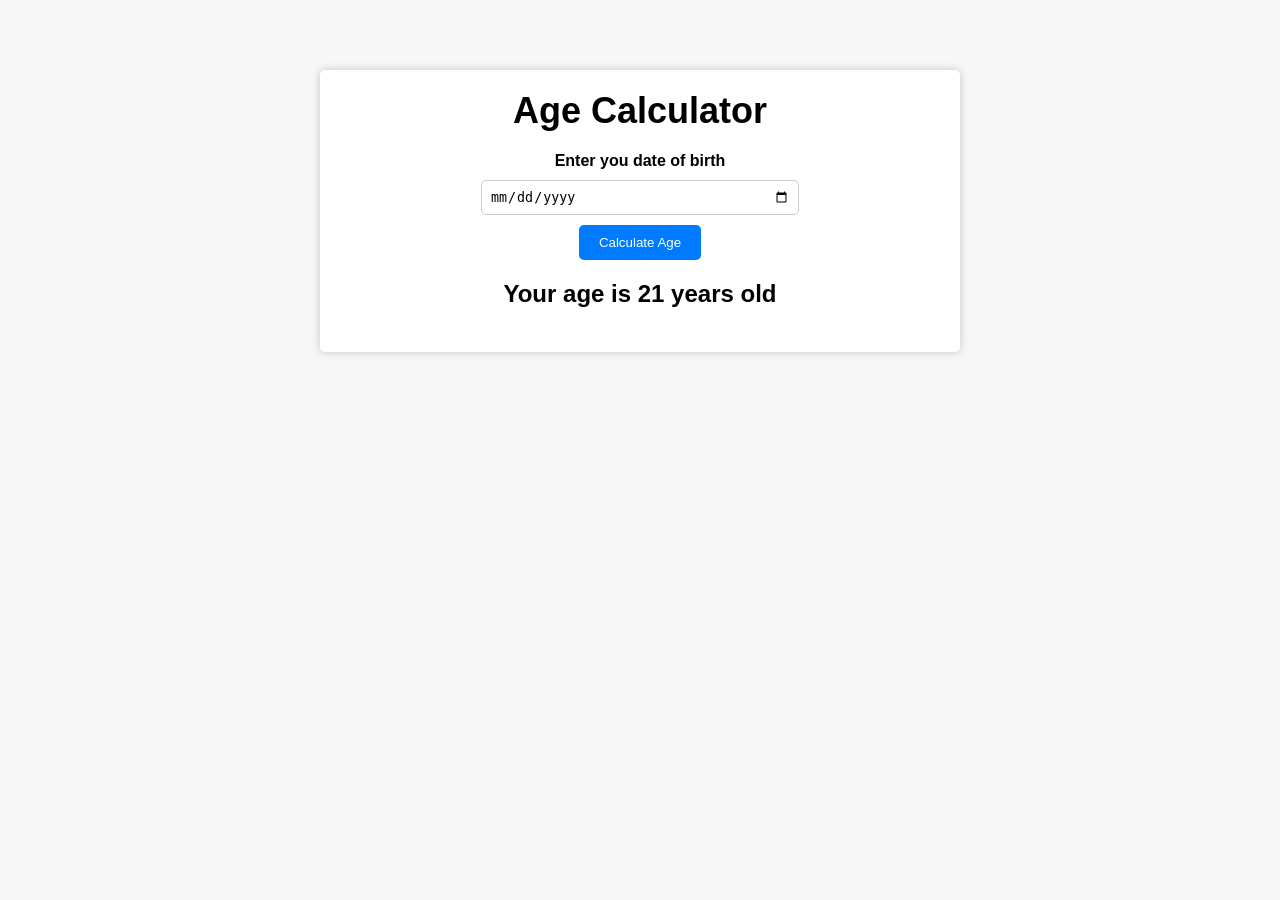
<file: HTML-CSS-JavaScript-projects-for-beginners-main/age-calculator/index.html>
<!DOCTYPE html>
<html lang="en">
<head>
    <meta charset="UTF-8">
    <meta http-equiv="X-UA-Compatible" content="IE=edge">
    <meta name="viewport" content="width=device-width, initial-scale=1.0">
    <title>Age Calculator</title>
    <link rel="stylesheet" href="style.css">
</head>
<body>
    <div class="container">
        <h1>Age Calculator</h1>
        <div class="form">
            <label for="birthday">Enter you date of birth</label>
            <input type="date" id="birthday" name="birthday">
            <button id="btn">Calculate Age</button>
            <p id="result">Your age is 21 years old</p>
        </div>
    </div>

    <script src="index.js"></script>
</body>
</html>
</file>
<file: dashboard-master/assets/css/style.css>
/*-----------------------------------*\
  #style.css
\*-----------------------------------*/

/**
 * copyright 2022 codewithsadee
 */





/*-----------------------------------*\
  #CUSTOM PROPERTY
\*-----------------------------------*/

:root {

  /**
   * colors
   */

  --imperial-red_12: hsla(357, 86%, 57%, 0.12);
  --pacific-blue_12: hsla(188, 78%, 41%, 0.12);
  --davys-gray_12: hsla(210, 9%, 31%, 0.12);
  --imperial-red: hsl(357, 86%, 57%);
  --sonic-sliver: hsl(0, 0%, 47%);
  --pacific-blue: hsl(188, 78%, 41%);
  --blue-ryb_12: hsla(220, 100%, 50%, 0.12);
  --space-cadet: hsl(220, 41%, 20%);
  --eerie-black: hsl(214, 10%, 13%);
  --davys-gray: hsl(210, 9%, 31%);
  --emerald_12: hsla(144, 62%, 53%, 0.12);
  --cool-gray: hsl(225, 11%, 59%);
  --cultured: hsl(225, 20%, 96%);
  --blue-ryb: hsl(220, 100%, 50%);
  --black_08: hsla(0, 0%, 0%, 0.06);
  --black_12: hsla(0, 0%, 0%, 0.12);
  --coral_12: hsla(15, 100%, 65%, 0.12);
  --sunglow: hsl(44, 100%, 61%);
  --emerald: hsl(144, 62%, 53%);
  --onyx-2: hsl(210, 10%, 23%);
  --coral: hsl(15, 100%, 65%);
  --white: hsl(0, 0%, 100%);
  --onyx: hsl(207, 8%, 21%);

  /**
   * typography
   */

  --ff-vietnam: "Be Vietnam Pro", sans-serif;

  --fs-1: 1.563rem;
  --fs-2: 1.5rem;
  --fs-3: 1.25rem;
  --fs-4: 1.078rem;
  --fs-5: 1rem;
  --fs-6: 0.938rem;
  --fs-7: 0.875rem;
  --fs-8: 0.844rem;
  --fs-9: 0.813rem;
  --fs-10: 0.769rem;

  --fw-500: 500;
  --fw-600: 600;

  /**
   * transition
   */

  --transition: 0.25s ease;
  --cubic-out: cubic-bezier(0.45, 0.85, 0.5, 1);
  --cubic-in: cubic-bezier(0.5, 0, 0.50, 0.95);

  /**
   * radius
   */

  --radius-6: 6px;

  /**
   * shadow
   */

  --shadow-1: 0 12px 20px hsla(210, 10%, 23%, 0.07);
  --shadow-2: 0 2px 10px hsla(0, 0%, 0%, 0.04);
  --shadow-3: 0 2px 20px var(--black_08);

}





/*-----------------------------------*\
  #RESET
\*-----------------------------------*/

*, *::before, *::after {
  margin: 0;
  padding: 0;
  box-sizing: border-box;
}

li { list-style: none; }

a { text-decoration: none; }

a,
img,
span,
data,
time,
input,
button,
span.icon { display: block; }

button {
  font: inherit;
  background: none;
  border: none;
  cursor: pointer;
  text-align: left;
}

html {
  font-family: var(--ff-vietnam);
  scroll-behavior: smooth;
}

body {
  padding-block-start: 72px;
  background: var(--cultured);
}

:focus-visible {
  outline: 2px solid var(--onyx);
  outline-offset: 1px;
}

::-webkit-scrollbar { width: 10px; }

::-webkit-scrollbar-track { background: hsl(0, 0%, 95%); }

::-webkit-scrollbar-thumb { background: hsl(0, 0%, 80%); }

::-webkit-scrollbar-thumb:hover { background: hsl(0, 0%, 70%); }





/*-----------------------------------*\
  #REUSED STYLE
\*-----------------------------------*/

.container { padding-inline: 15px; }

.icon-box { font-variation-settings: 'wght' 300; }

.icon-box .icon { font-size: 22px; }

.h2,
.h3 {
  color: var(--onyx-2);
  font-weight: var(--fw-600);
}

.h2 { font-size: var(--fs-3); }

.card {
  background: var(--white);
  position: relative;
  padding: 24px;
  border-radius: var(--radius-6);
  box-shadow: var(--shadow-2);
}

.card-menu-btn {
  position: absolute;
  top: 16px;
  right: 16px;
  color: var(--cool-gray);
  padding: 6px;
  border-radius: var(--radius-6);
}

.card-menu-btn:is(:hover, :focus) { background: var(--black_08); }

.ctx-menu {
  background: var(--white);
  position: absolute;
  top: 55px;
  right: 16px;
  width: 180px;
  padding: 10px 5px;
  box-shadow: var(--shadow-1);
  border-radius: var(--radius-6);
  display: none;
}

.ctx-menu.active { display: block; }

.ctx-menu-btn {
  color: var(--color, var(--sonic-sliver));
  font-size: var(--fs-6);
  display: flex;
  justify-content: flex-start;
  align-items: center;
  width: 100%;
  gap: 8px;
  padding: 5px 25px;
  border-radius: var(--radius-6);
}

.ctx-menu-btn:is(:hover, :focus) {
  color: var(--hover-color, var(--eerie-black));
  background: var(--black_08);
}

.ctx-menu-btn.red {
  --hover-color: var(--imperial-red);
  --color: var(--imperial-red);
}

.divider {
  height: 1px;
  background: var(--bg, var(--black_08));
  margin-block: var(--mb, 8px);
}

.card-divider {
  --bg: var(--black_12);
  --mb: 25px;
}

.section-title-wrapper {
  padding-block: 25px;
  display: flex;
  flex-wrap: wrap;
  justify-content: space-between;
  align-items: center;
  gap: 5px;
}

.section-title {
  color: var(--onyx);
  font-size: var(--fs-5);
  font-weight: var(--fw-600);
}

.btn {
  display: flex;
  align-items: center;
  gap: 5px;
  font-size: var(--fs-9);
  font-weight: var(--fw-600);
  padding: 8px 16px;
  border-radius: var(--radius-6);
}

.btn .icon {
  font-size: 16px;
  font-variation-settings: 'wght' 400;
}

.btn-link { color: var(--blue-ryb); }

.btn-link:is(:hover, :focus) { background: var(--blue-ryb_12); }

.btn-primary {
  color: var(--blue-ryb);
  border: 1px solid var(--blue-ryb);
  transition: var(--transition);
}

.btn-primary:is(:hover, :focus) {
  background: var(--blue-ryb);
  color: var(--white);
  box-shadow: 0 10px 10px -8px var(--blue-ryb);
}

.card-badge {
  background: var(--bg, var(--davys-gray_12));
  color: var(--color, var(--davys-gray));
  font-size: var(--fs-10);
  font-weight: var(--fw-600);
  width: max-content;
  padding: 3px 8px;
  border-radius: var(--radius-6);
}

.card-badge.blue {
  --bg: var(--blue-ryb_12);
  --color: var(--blue-ryb);
}

.card-badge.orange {
  --bg: var(--coral_12);
  --color: var(--coral);
}

.card-badge.cyan {
  --bg: var(--pacific-blue_12);
  --color: var(--pacific-blue);
}

.card-badge.red {
  --bg: var(--imperial-red_12);
  --color: var(--imperial-red);
}

.card-badge.green {
  --bg: var(--emerald_12);
  --color: var(--emerald);
}

.card-badge.radius-pill { border-radius: 50px; }





/*-----------------------------------*\
  #HEADER
\*-----------------------------------*/

.header {
  background: var(--white);
  position: fixed;
  top: 0;
  left: 0;
  width: 100%;
  height: 72px;
  padding-block: 20px;
  overflow: hidden;
  transition: 0.3s var(--cubic-in);
  box-shadow: var(--shadow-3);
  z-index: 1;
}

.header.active {
  height: 370px;
  transition: 0.5s var(--cubic-out);
}

.header > .container {
  display: flex;
  justify-content: space-between;
  align-items: center;
}

.logo {
  font-size: var(--fs-1);
  font-weight: var(--fw-600);
  color: var(--space-cadet);
}

.menu-toggle-btn .icon { font-size: 28px; }

.navbar {
  position: absolute;
  top: 72px;
  left: 0;
  width: 100%;
  background: var(--white);
  opacity: 0;
  visibility: hidden;
  transition: 0.5s var(--cubic-out);
}

.header.active .navbar {
  opacity: 1;
  visibility: visible;
}

.navbar-list {
  padding-inline: 15px;
  margin-bottom: 15px;
}

.navbar-link {
  color: var(--onyx);
  font-size: var(--fs-6);
  font-weight: var(--fw-500);
  display: flex;
  align-items: center;
  gap: 5px;
  padding: 10px;
  border-radius: var(--radius-6);
}

:is(.navbar-link, .notification, .header-profile):is(:hover, :focus) { background: var(--black_08); }

.navbar-link.active { color: var(--blue-ryb); }

.user-action-list {
  padding-inline: 15px;
  display: flex;
  justify-content: space-between;
  align-items: center;
  flex-direction: row-reverse;
}

.notification {
  color: var(--onyx);
  padding: 8px;
  border-radius: var(--radius-6);
}

.header-profile {
  display: flex;
  align-items: center;
  gap: 10px;
  padding: 10px;
  padding-right: 15px;
  border-radius: var(--radius-6);
}

.profile-avatar {
  overflow: hidden;
  border-radius: var(--radius-6);
}

.header :is(.profile-title, .profile-subtitle) { font-size: var(--fs-9); }

.header .profile-title {
  color: var(--onyx);
  margin-bottom: 2px;
  font-weight: var(--fw-600);
}

.header .profile-subtitle {
  color: var(--cool-gray);
  font-weight: var(--fw-500);
}





/*-----------------------------------*\
  #HOME
\*-----------------------------------*/

.article.container { padding: 20px 14px; }

.home {
  display: grid;
  gap: 25px;
}

.article-title { margin-bottom: 10px; }

.article-subtitle {
  color: var(--davys-gray);
  font-size: var(--fs-6);
  font-weight: var(--fw-500);
  margin-bottom: 25px;
}

.profile-card-wrapper {
  display: flex;
  align-items: center;
  flex-wrap: wrap;
  gap: 16px;
  margin-bottom: 32px;
}

.card-avatar {
  overflow: hidden;
  border-radius: var(--radius-6);
}

.card-title {
  color: var(--onyx);
  font-weight: var(--fw-600);
  margin-bottom: 5px;
}

.card-subtitle {
  color: var(--cool-gray);
  font-size: var(--fs-7);
}

.contact-list {
  display: flex;
  flex-wrap: wrap;
  gap: 8px 16px;
}

.contact-link {
  color: var(--cool-gray);
  font-size: var(--fs-7);
  display: flex;
  align-items: center;
  gap: 5px;
}

.progress-item:not(:last-child) { margin-bottom: 25px; }

.progress-label {
  display: flex;
  justify-content: space-between;
  align-items: center;
}

.progress-title {
  color: var(--onyx-2);
  font-size: var(--fs-8);
  font-weight: var(--fw-500);
}

.progress-data {
  color: var(--davys-gray);
  font-size: var(--fs-6);
}

.progress-bar {
  margin-top: 15px;
  width: 100%;
  height: 6px;
  background: var(--cultured);
  border-radius: var(--radius-6);
  overflow: hidden;
}

.progress {
  width: var(--width, 100%);
  height: 100%;
  background: var(--bg, var(--onyx));
}

.home .card-wrapper {
  display: grid;
  gap: 25px;
}

.home .task-card {
  display: flex;
  align-items: center;
  gap: 15px;
}

.home .task-card .card-icon.green {
  --background: var(--emerald_12);
  --color: var(--emerald);
}

.home .task-card .card-icon.blue {
  --background: var(--pacific-blue_12);
  --color: var(--pacific-blue);
}

.home .task-card .icon {
  font-size: 28px;
  color: var(--color);
}

.home .task-card .card-icon {
  background: var(--background);
  padding: 10px;
  border-radius: var(--radius-6);
}

.home .task-card .card-data {
  color: var(--onyx-2);
  font-size: var(--fs-3);
  font-weight: var(--fw-600);
  margin-bottom: 5px;
}

.home .task-card .card-text {
  color: var(--cool-gray);
  font-size: var(--fs-6);
}

.revenue-card .card-title { margin-bottom: 15px; }

.card-price {
  color: var(--onyx);
  font-size: var(--fs-2);
  font-weight: var(--fw-600);
  margin-bottom: 12px;
}

.revenue-card .card-text {
  color: var(--cool-gray);
  font-size: var(--fs-6);
}

.revenue-item {
  display: flex;
  align-items: center;
  gap: 15px;
}

.revenue-item:first-child { margin-bottom: 10px; }

.revenue-item .icon { font-size: 30px; }

.revenue-item .icon.green { color: var(--emerald); }

.revenue-item .icon.red { color: var(--imperial-red); }

.revenue-item-data {
  color: var(--onyx);
  font-size: var(--fs-6);
  font-weight: var(--fw-600);
  margin-bottom: 5px;
}

.revenue-item-text {
  color: var(--cool-gray);
  font-size: var(--fs-9);
}





/*-----------------------------------*\
  #PROJECTS
\*-----------------------------------*/

.project-list {
  display: grid;
  gap: 25px;
}

.project-card .card-date {
  color: var(--cool-gray);
  font-size: var(--fs-9);
  font-weight: var(--fw-500);
  margin-bottom: 20px;
}

.project-card .card-title {
  color: var(--onyx);
  font-size: var(--fs-4);
  margin-bottom: 8px;
}

.project-card .card-title > a {
  color: inherit;
  transition: var(--transition);
}

.project-card .card-title > a:is(:hover, :focus) { color: var(--blue-ryb); }

.project-card .card-badge { margin-bottom: 20px; }

.project-card .card-text {
  color: var(--cool-gray);
  font-size: var(--fs-7);
  line-height: 1.7;
  margin-bottom: 15px;
}

.project-card .card-progress-box { margin-bottom: 15px; }

.project-card .progress-title { font-weight: var(--fw-600); }

.project-card .progress-data {
  color: var(--onyx);
  font-size: var(--fs-9);
  font-weight: var(--fw-600);
}

.project-card .progress-bar { margin-top: 10px; }

.card-avatar-list {
  display: flex;
  justify-content: flex-start;
  align-items: center;
}

.card-avatar-item > a {
  border: 2px solid var(--white);
  border-radius: 50%;
  overflow: hidden;
}

.card-avatar-item:not(:first-child) { margin-left: -15px; }





/*-----------------------------------*\
  #TASKS
\*-----------------------------------*/

.tasks-item:not(:last-child) { margin-bottom: 10px; }

.tasks .task-card {
  display: grid;
  gap: 15px;
}

.tasks .card-input {
  display: flex;
  align-items: flex-start;
  gap: 8px;
}

.tasks .card-input > input {
  margin-top: 2px;
  accent-color: var(--blue-ryb);
}

.tasks .card-input > input:checked { filter: drop-shadow(0 0 2px var(--blue-ryb)); }

.tasks .task-label {
  color: var(--davys-gray);
  font-size: var(--fs-9);
  font-weight: var(--fw-600);
  line-height: 1.5;
}

.tasks .card-meta-list {
  display: flex;
  justify-content: flex-start;
  align-items: center;
  gap: 15px;
}

.tasks .meta-box {
  color: var(--davys-gray);
  font-size: var(--fs-9);
  font-weight: var(--fw-600);
  display: flex;
  align-items: center;
  gap: 5px;
}

.tasks .btn-primary {
  margin-block: 25px;
  margin-inline: auto;
}

.tasks .btn-primary .spiner {
  padding: 6px;
  border: 2px solid var(--blue-ryb);
  border-top-color: transparent;
  border-radius: 50%;
  animation: rotate 0.75s linear infinite;
  display: none;
}

.tasks .btn-primary:is(:hover, :focus) .spiner {
  border-color: var(--white);
  border-top-color: transparent;
}

@keyframes rotate {
  0% { transform: rotate(0); }

  100% { transform: rotate(1turn); }
}

.tasks .btn-primary.active .spiner { display: block; }





/*-----------------------------------*\
  #FOOTER
\*-----------------------------------*/

.footer {
  background: var(--white);
  padding-block: 25px;
}

.footer-list {
  display: flex;
  flex-wrap: wrap;
  justify-content: flex-start;
  align-items: flex-start;
  margin-bottom: 10px;
}

.footer-link,
.copyright {
  color: var(--davys-gray);
  font-size: var(--fs-6);
  line-height: 1.7;
}

.footer-link,
.copyright-link {
  display: inline-block;
  transition: var(--transition);
}

:is(.footer-link, .copyright-link):is(:hover, :focus) { color: var(--blue-ryb); }

.footer-item:not(:last-child)::after {
  content: "-";
  color: hsl(0, 0%, 80%);
  font-weight: var(--fw-600);
  margin-inline: 5px;
}

.copyright-link { color: inherit; }





/*-----------------------------------*\
  #MEDIA QUERIES
\*-----------------------------------*/

/**
 * responsive for larger than 400px screen
 */

@media (min-width: 400px) {

  /**
   * HOME
   */

  .revenue-item:first-child { margin-bottom: 0; }

  .revenue-list {
    display: grid;
    grid-template-columns: 1fr 1fr;
  }

}





/**
 * responsive for larger than 570px screen
 */

@media (min-width: 570px) {

  /**
   * REUSED STYLE
   */

  .container {
    max-width: 550px;
    margin-inline: auto;
  }



  /**
   * HEADER
   */

  .navbar-list,
  .user-action-list { padding-inline: 0; }

  

  /**
   * HOME
   */

  .card-price { --fs-2: 1.625rem; }



  /**
   * TASKS
   */

  .tasks .card-meta-list { justify-content: flex-end; }

}





/**
 * responsive for larger than 768px screen
 */

@media (min-width: 768px) {

  /**
   * REUSED STYLE
   */

  .container { max-width: 700px; }



  /**
   * HOME
   */

  .progress-list {
    display: grid;
    grid-template-columns: 1fr 1fr;
    gap: 30px;
  }

  .progress-item:not(:last-child) { margin-bottom: 0; }

  .home .card-wrapper { grid-template-columns: 1fr 1fr; }

}





/**
 * responsive for larger than 992px screen
 */

@media (min-width: 992px) {

  /**
   * REUSED STYLE
   */

  .container { max-width: 950px; }



  /**
   * HEADER
   */

  .menu-toggle-btn { display: none; }

  .header {
    height: unset;
    padding-block: 10px;
  }

  .header.active { height: unset; }

  .navbar {
    all: unset;
    flex-grow: 1;
  }

  .navbar .container { display: flex; }

  .navbar-list {
    margin-bottom: 0;
    display: flex;
    justify-content: space-between;
    align-items: center;
    gap: 10px;
    margin-inline: auto;
  }

  .user-action-list {
    flex-direction: row;
    gap: 20px;
  }



  /**
   * HOME
   */

  .article.container { padding-block: 35px; }

  .home { grid-template-columns: 1.25fr 0.75fr 1fr; }

  .home .card-wrapper { grid-template-columns: 1fr; }

  .progress-list { align-items: flex-end; }



  /**
   * PROJECTS
   */

  .project-list { grid-template-columns: repeat(3, 1fr); }



  /**
   * TASKS
   */

  .tasks .task-card {
    grid-template-columns: 1fr 0.5fr 0.5fr;
    align-items: center;
  }



  /**
   * FOOTER
   */

  .footer-list { margin-bottom: 0; }

  .footer .container {
    display: flex;
    justify-content: space-between;
    align-items: center;
  }

}





/**
 * responsive for larger than 1200px screen
 */

@media (min-width: 1200px) {

  /**
   * REUSED STYLE
   */

  .container { max-width: 1150px; }



  /**
   * HEADER
   */

  .navbar-list { gap: 25px; }



  /**
   * HOME
   */

  .card-price { --fs-2: 1.780rem; }

}
</file>
<file: google-search-box-main/styles.css>
* {
  margin: 0;
  padding: 0;
  box-sizing: border-box;
  font-family: "Varela Round", sans-serif;
}
.hero {
  width: 100%;
  height: 100vh;
  background: #f0f3ff;
  display: flex;
  align-items: center;
  justify-content: center;
}
#searchBox {
  border-radius: 55px;
  padding: 30px;
  background: #f0f3ff;
  display: flex;
  align-items: center;
  box-shadow: 6px 6px 10px -1px rgba(0, 0, 0, 0.15),
    -6px -6px 10px -1px rgba(255, 255, 255, 0.7);
}
#googleIcon {
  width: 50px;
  cursor: pointer;
}
.mic-icon {
  width: 0px;
  transition: 0.5s;
  transition-delay: 0.5s;
}
input {
  font-size: 20px;
  width: 0px;
  border: 0;
  background: transparent;
  outline: none;
  transition: 2s;
}
.active input {
  width: 500px;
  padding: 12px 20px;
}
.active .mic-icon {
  width: 30px;
}
</file>
<file: Music-Player-main/style.css>
body {
    font-family: Arial, Helvetica, sans-serif;
    background: linear-gradient(to right,#9a1d86, #1595be);
    font-weight: bold;
    }
    
    .player{
      height: 95vh;
      display: flex;
      align-items: center;
      flex-direction: column;
      justify-content: center;
  }
    .wrapper{
      border: 1px solid transparent;
      padding: 30px;
      border-radius: 20px;
      background-color: #ddd;
      box-shadow: rgba(0, 0, 0, 0.3) 0px 19px 38px, rgba(0, 0, 0, 0.22) 0px 15px 12px;
    }
    
    .details {
    display: flex;
    align-items: center;
    flex-direction: column;
    justify-content: center;
    }
    
    .track-art {
    margin: 25px;
    height: 250px;
    width: 250px;
    border:2px solid 	#FFFAFA;
    background-size: cover;
    background-position: center;
    border-radius: 50%;
    -moz-box-shadow: 0px 6px 5px black;
    -webkit-box-shadow: 0px 6px 5px black;
    box-shadow: 0px 6px 5px black;
    -moz-border-radius:190px;
    -webkit-border-radius:190px;
    border-radius:190px;
    }
    
    .now-playing {
    font-size: 1rem;
    }
    
    .track-name {
    font-size: 2.5rem;
    }
    
    .track-artist {
    margin-top: 5px;
    font-size: 1.5rem;
    }
    
    .buttons {
    display: flex;
    flex-direction: row;
    align-items: center;
    margin-bottom: 30px;
    }
    .active{
        color: black;
    }
    
    .repeat-track,
    .random-track,
    .playpause-track,
    .prev-track,
    .next-track {
    padding: 25px;
    opacity: 0.8;
    transition: opacity .2s;
    }
    
    .repeat-track:hover,
    .random-track:hover,
    .playpause-track:hover,
    .prev-track:hover,
    .next-track:hover {
    opacity: 1.0;
    }
    
    .slider_container {
    display: flex;
    justify-content: center;
    align-items: center;
    }
    
    .seek_slider, .volume_slider {
    -webkit-appearance: none;
    -moz-appearance: none;
    appearance: none;
    height: 5px;
    background: #83A9FF;
    -webkit-transition: .2s;
    transition: opacity .2s;
    }
    
    .seek_slider::-webkit-slider-thumb,
    .volume_slider::-webkit-slider-thumb {
    -webkit-appearance: none;
    -moz-appearance: none;
    appearance: none;
    width: 15px;
    height: 15px;
    background: white;
    border: 3px solid #3774FF;
    cursor: grab;
    border-radius: 100%;
    }
    
    .seek_slider:hover,
    .volume_slider:hover {
    opacity: 1.0;
    }
    
    .seek_slider {
    width: 60%;
    }
    
    .volume_slider {
    width: 30%;
    }
    
    .current-time,
    .total-duration {
    padding: 10px;
    }
    
    i.fa-volume-down,
    i.fa-volume-up {
    padding: 10px;
    }
    
    i,
    i.fa-play-circle,
    i.fa-pause-circle,
    i.fa-step-forward,
    i.fa-step-backward,
    p {
    cursor: pointer;
    }
    .randomActive{
        color: black;
    }
    .rotate {
        animation: rotation 8s infinite linear;
    }
    @keyframes rotation {
        from {
          transform: rotate(0deg);
        }
        to {
          transform: rotate(359deg);
        }
    }
    .loader {
      height: 70px;
      display: flex;
      justify-content: center;
      align-items: center;
    }
    .loader .stroke{
        background: #f1f1f1;
        height: 150%;
        width: 10px;
        border-radius: 50px;
        margin: 0 5px;
        animation: animate 1.4s linear infinite;
    }
      @keyframes animate {
        50% {
          height: 20%;
          background: #4286f4;
        }
    
        100% {
          background: #4286f4;
          height: 100%;
        }
      }
      .stroke:nth-child(1){
          animation-delay: 0s;
      }
      .stroke:nth-child(2){
        animation-delay: 0.3s;
    }
    .stroke:nth-child(3){
        animation-delay: 0.6s;
    }
    .stroke:nth-child(4){
        animation-delay: 0.9s;
    }
    .stroke:nth-child(5){
        animation-delay: 0.6s;
    }
    .stroke:nth-child(6){
        animation-delay: 0.3s;
    }
    .stroke:nth-child(7){
        animation-delay: 0s;
    }
</file>
<file: music-player-master/assets/css/style.css>
/*-----------------------------------*\
  #style.css
\*-----------------------------------*/

/**
 * copyright 2022 codewithsadee
 */





/*-----------------------------------*\
  #CUSTOM PROPERTY
\*-----------------------------------*/

:root {

  /**
   * colors
   */

  --eerie-black_a95: hsla(204, 9%, 11%, 0.95);
  --eerie-black_a50: hsla(204, 9%, 11%, 0.5);
  --eerie-black: hsl(204, 9%, 11%);
  --gainsboro: hsl(225, 7%, 89%);
  --charcoal: hsl(203, 9%, 28%);
  --silver-sand: hsl(208, 12%, 78%);
  --light-sky-blue: hsl(200, 100%, 73%);
  --prussian-blue: hsl(196, 100%, 14%);
  --black: hsl(0, 0%, 0%);
  --black_a50: hsla(0, 0%, 0%, 0.5);
  --black_a20: hsla(0, 0%, 0%, 0.2);
  --light-sky-blue_a8: hsla(200, 100%, 73%, 0.08);
  --light-sky-blue_a12: hsla(200, 100%, 73%, 0.12);
  --silver-sand_a8: hsla(208, 12%, 78%, 0.08);
  --silver-sand_a12: hsla(208, 12%, 78%, 0.12);
  
  --background: var(--eerie-black);
  --background-opacity: var(--eerie-black_a95);
  --on-background: var(--gainsboro);
  --surface-variant: var(--charcoal);
  --on-surface-variant: var(--silver-sand);
  --on-surface-variant-hover: var(--light-sky-blue_a8);
  --on-surface-variant-focus: var(--light-sky-blue_a12);
  --primary: var(--light-sky-blue);
  --on-primary: var(--prussian-blue);

  /**
   * gradient
   */

  --gradient: linear-gradient(180deg, hsla(204, 9%, 11%, 0.90) 60%, transparent 120%);

  /**
   * typography
   */

  --ff-inter: 'Inter', sans-serif;

  --headline-sm: 2.4rem;
  --title-lg: 2.2rem;
  --label-lg: 1.4rem;
  --label-md: 1.2rem;
  
  --fw-400: 400;
  --fw-500: 500;

  /**
   * box shadow
   */

  --shadow-1: 0 1px 4px 1px var(--black_a20);
  --shadow-2: 0 1px 4px 1px var(--black_a50);

  /**
   * border radius
   */

  --radius-24: 24px;
  --radius-16: 16px;
  --radius-12: 12px;
  --radius-pill: 100px;
  --radius-circle: 50%;

  /**
   * transition
   */

  --transition-1: 200ms cubic-bezier(0.2, 0, 0, 1);
  --transition-2: 300ms cubic-bezier(0.2, 0, 0, 1);

}





/*-----------------------------------*\
  #RESET
\*-----------------------------------*/

*,
*::before,
*::after {
  margin: 0;
  padding: 0;
  box-sizing: border-box;
}

li { list-style: none; }

a,
img,
span,
input,
button { display: block; }

a {
  text-decoration: none;
  color: inherit;
}

img { height: auto; }

input,
button {
  background: none;
  border: none;
  font: inherit;
}

input { width: 100%; }

button { cursor: pointer; }

html {
  font-family: var(--ff-inter);
  font-size: 10px;
  scroll-behavior: smooth;
}

body {
  background-color: var(--black);
  color: var(--on-background);
  font-size: 1.6rem;
  line-height: 1.5;
  min-height: 100vh;
  min-width: 250px;
  background-image: url("../images/poster-1.jpg");
  background-size: 150%;
  background-repeat: no-repeat;
  background-position: top;
  overflow: overlay;
}

body.modalActive { overflow: hidden; }

::-webkit-scrollbar { width: 8px; }

::-webkit-scrollbar-track { background: transparent; }

::-webkit-scrollbar-thumb {
  background-color: transparent;
  border-radius: var(--radius-pill);
}

body:hover::-webkit-scrollbar-thumb { background-color: var(--surface-variant); }





/*-----------------------------------*\
  #REUSED STYLE
\*-----------------------------------*/

.material-symbols-rounded {
  font-variation-settings: 'FILL' 0, 'wght' 400, 'GRAD' -25, 'opsz' 24;
  width: 1em;
  height: 1em;
  overflow: hidden;
  user-select: none;
}

.wrapper {
  display: flex;
  align-items: center;
}

.title-lg {
  font-size: var(--title-lg);
  font-weight: var(--fw-400);
}

.btn-icon {
  color: var(--on-surface-variant);
  width: 40px;
  height: 40px;
  display: grid;
  place-items: center;
  border-radius: var(--radius-circle);
}

.btn-icon:hover { background-color: var(--on-surface-variant-hover); }

.btn-icon:is(:focus, :focus-visible) {
  background-color: var(--on-surface-variant-focus);
}

.img-cover {
  width: 100%;
  height: 100%;
  object-fit: cover;
}

.headline-sm {
  font-size: var(--headline-sm);
  font-weight: var(--fw-400);
}

.label-lg,
.label-md { font-weight: var(--fw-500); }

.label-lg {
  font-size: var(--label-lg);
  letter-spacing: 0.1px;
}

.label-md {
  font-size: var(--label-md);
  letter-spacing: 0.5px;
}





/*-----------------------------------*\
  #TOP APP BAR
\*-----------------------------------*/

.top-bar {
  position: fixed;
  top: 0;
  left: 0;
  background-color: var(--background-opacity);
  min-width: 250px;
  width: 100%;
  height: 64px;
  padding-inline: 16px;
  justify-content: space-between;
  backdrop-filter: blur(50px);
  box-shadow: var(--shadow-1);
  z-index: 2;
}

.logo { gap: 12px; }





/*-----------------------------------*\
  #PLAYER
\*-----------------------------------*/

.volume { display: none; }

.player {
  --padding: 24px;
  background-image: var(--gradient);
  padding: var(--padding);
  padding-block-start: calc(64px + var(--padding));
  min-height: 100vh;
  display: flex;
  text-align: center;
  backdrop-filter: blur(30px);
  overflow: hidden;
}

.player .container {
  width: 100%;
  display: grid;
  grid-template-rows: 1fr max-content;
  gap: 24px;
}

.music-banner {
  aspect-ratio: 1 / 1;
  background-color: var(--surface-variant);
  max-width: 400px;
  margin-inline: auto;
  align-self: center;
  overflow: hidden;
  border-radius: var(--radius-24);
}

.label-wrapper {
  justify-content: center;
  opacity: 0.8;
  margin-block: 8px 4px;
}

.label-wrapper span:first-child::after {
  content: "|";
  display: inline-block;
  margin-inline: 4px;
}

.artist {
  opacity: 0.6;
  margin-block-end: 36px;
}

.seek-control { margin-block-end: 20px; }

.range-wrapper { position: relative; }

.range {
  appearance: none;
  cursor: pointer;
}

.range::-webkit-slider-runnable-track {
  appearance: none;
  background-color: var(--surface-variant);
  height: 6px;
  width: 100%;
  border-radius: var(--radius-pill);
}

.range-fill {
  content: "";
  position: absolute;
  top: 0;
  left: 0;
  width: 0;
  height: 6px;
  background-color: var(--primary);
  border-radius: var(--radius-pill);
  pointer-events: none;
}

.range::-webkit-slider-thumb {
  appearance: none;
  background-color: var(--primary);
  width: 16px;
  height: 16px;
  margin-block-start: -5px;
  border-radius: var(--radius-pill);
  transition: var(--transition-1);
}

.range::-webkit-slider-thumb:hover {
  box-shadow: 0 0 0 12px var(--on-surface-variant-hover);
}

.range::-webkit-slider-thumb:is(:focus, :focus-visible) {
  box-shadow: 0 0 0 12px var(--on-surface-variant-focus);
}

.duration-label {
  justify-content: space-between;
  margin-block-start: 12px;
}

.player-control { justify-content: space-evenly; }

.player-control .toggle.active { color: var(--primary); }

.player-control .play {
  background-color: var(--surface-variant);
  color: var(--primary);
}

.player-control .play.active {
  background-color: var(--primary);
  color: var(--on-primary);
}

.player-control .btn-icon.active .default-icon,
.player-control .btn-icon .active-icon { display: none; }

.player-control .btn-icon .default-icon,
.player-control .btn-icon.active .active-icon { display: block; }





/*-----------------------------------*\
  #PLAYLIST
\*-----------------------------------*/

.playlist {
  position: fixed;
  top: 0;
  right: -180px;
  width: 180px;
  height: 100vh;
  background-color: var(--background);
  padding: 28px;
  border-top-left-radius: var(--radius-16);
  border-bottom-left-radius: var(--radius-16);
  box-shadow: var(--shadow-2);
  overflow-y: overlay;
  visibility: hidden;
  transition: var(--transition-2);
  z-index: 4;
}

.playlist:hover::-webkit-scrollbar-thumb { background-color: var(--surface-variant); }

.playlist.active {
  transform: translateX(-180px);
  visibility: visible;
}

.music-list {
  display: grid;
  gap: 20px;
}

.music-item {
  position: relative;
  border-radius: var(--radius-12);
  background-color: var(--surface-variant);
  overflow: hidden;
}

.music-item .item-icon {
  position: absolute;
  inset: 0;
  background-color: var(--eerie-black_a50);
  display: grid;
  place-items: center;
  opacity: 0;
}

.music-item.playing .item-icon { opacity: 1; }

.music-item .item-icon .material-symbols-rounded {
  color: var(--primary);
  font-size: 3rem;
}

.music-item:is(:hover, :focus-visible, :active, .playing) {
  outline: 1px solid var(--primary);
}

.overlay {
  position: fixed;
  top: 0;
  left: 0;
  width: 100%;
  height: 100vh;
  background-color: var(--black);
  opacity: 0;
  pointer-events: none;
  transition: var(--transition-2);
  z-index: 3;
}

.overlay.active {
  pointer-events: all;
  opacity: 0.5;
}





/*-----------------------------------*\
  #MEDIA QUERIES
\*-----------------------------------*/

/**
 * responsive for large than 575px screen
 */

@media (min-width: 575px) {

  /**
   * RESET
   */

  body { background-size: 100%; }



  /**
   * PLAYER
   */

  .player { justify-content: center; }

  .player .container { max-width: 540px; }

}





/**
 * responsive for large than 992px screen
 */

@media (min-width: 992px) {

  /**
   * CUSTOM PROPERTY
   */

  :root {

    /**
     * typography
     */

    --headline-sm: 4.2rem;
    --label-lg: 2.2rem;

  }



  /**
   * RESET
   */

  body {
    background-size: 40% 100%;
    background-position: left center;
  }

  article { display: flex; }



  /**
   * REUSED STYLE
   */

  .btn-icon {
    width: 54px;
    height: 54px;
  }

  .btn-icon .material-symbols-rounded { font-size: 2.8rem; }



  /**
   * TOP APP BAR
   */

  .top-bar-actions { display: none; }



  /**
   * PLAYER
   */

  .player {
    --padding: 48px;
    text-align: left;
    flex-grow: 1;
    align-items: center;
    backdrop-filter: blur(100px);
  }

  .player .container {
    max-width: 1200px;
    grid-template-columns: 0.8fr 1fr;
    grid-template-rows: 1fr;
    gap: 48px;
    max-height: 500px;
    height: 100%;
  }

  .music-banner {
    aspect-ratio: unset;
    max-width: max-content;
    width: 100%;
    height: 100%;
  }

  .music-content {
    display: flex;
    flex-direction: column;
    padding-block-start: 48px;
    min-width: 100%;
  }

  .music-content :is(.headline-sm, .label-lg, .label-md) {
    max-width: 85%;
  }

  .label-wrapper {
    justify-content: flex-start;
    margin-block-end: 8px;
  }

  .artist { --label-md: 1.8rem; }

  .seek-control {
    margin-block-start: auto;
    display: grid;
    grid-template-columns: 1fr 150px;
    align-items: center;
    gap: 24px;
  }

  .volume {
    display: flex;
    align-items: center;
    gap: 4px;
    margin-block-start: -30px;
  }

  .volume .btn-icon { flex-shrink: 0; }

  .volume .range-fill { width: 100%; }

  .player-control {
    margin-inline-end: 174px;
    min-width: max-content;
    gap: 8px;
  }



  /**
   * PLAYLIST
   */

  .overlay { display: none; }

  .playlist {
    position: static;
    visibility: visible;
    border-radius: 0;
    box-shadow: none;
    flex-shrink: 0;
  }

  .playlist.active { transform: unset; }

  .music-item:is(:hover, :focus-visible, :active, .playing) {
    outline: 2px solid var(--primary);
  }

  .music-item .item-icon .material-symbols-rounded {
    font-size: 3.6rem;
  }

}





/**
 * responsive for large than 1200px screen
 */

@media (min-width: 1200px) {

  /**
   * PLAYLIST
   */

  .playlist {
    padding: 32px;
    width: 220px;
  }

  .music-list { gap: 28px; }

}
</file>
<file: NETFLIX-UI-clone-main/css/style.css>
*{
    margin: 0;
    padding: 0;
    font-family: 'Outfit' !important;
    scroll-behavior: smooth !important;
}

*::selection{
    background-color: #4C4948 !important;
    color: white;
    
}
/* navbar starts */

header{
    z-index: 5;
}

.buttonDiv button{
    font-size: 13px !important;
}


#langDrop.langDropShow{
    position: absolute;
    display: block !important;
}

#langDrop{
    min-width: 3rem !important;
    max-width: 8.8rem !important;
}

.langActive{
    font-weight: bold;
    background-color: rgb(216, 216, 216);

}

.buttonDiv button{
    font-size: 18px !important;
    font-weight: bold;
}

.buttonDiv{
    max-width: 100% !important;
    /* height: 2rem !important; */
    /* font-size: 0.5rem !important; */
}



@media only screen and (max-width: 200px){

    .navbar-brand img{
        width: 100% !important;
    }
}
@media only screen and (max-width: 800px){

    .navbar-brand{
        width: 40% !important;
    }
    #mail{
        flex-wrap: wrap !important;
    }
}
@media only screen and (max-width: 600px){
    #langSpan{
        display: none;
    }
    .buttonDiv #langBtn{
        padding: 0.5rem !important;
    }
    #header{
        padding-left: 1.2rem !important;
        padding-right: 1.2rem !important;
    }
    #langDrop{
        font-size: 0.6rem !important;
    }

}
@media only screen and (max-width: 1280px){
    #navbar{
        padding-left: 0 !important;
        padding-right: 0 !important;
        margin-left: 0 !important;
        margin-right: 0 !important;
    }

    .navbar-brand img{
        max-width: 100% !important;
    }
}


#langBtn .dropdown-toggle::after {
    font-size: 1rem !important;
}

/* navbar ends */


/* hero starts */

.hero-section{
    min-height: 43rem;
}
.hero-backGround{
    min-height: 43rem !important;
}

.hero-backGround img{
    height: 100%;
    width: 100%;
    object-position: center;
    object-fit: cover;
    position: absolute;
    transform: scale(1.25) translateY(-9.5%);
}

.hero-title{
    height: 100% !important;
    width: 100% !important;
    background: linear-gradient(180deg, #000000de, #00000060, #000000de);
}
.form-control{
    border: 1px solid rgb(94,96,96) !important;
}

.form-control::placeholder{
    user-select: none !important;
}

.inpLabel{
    color: #B4B4B4 !important;
}

.form-control:focus {
    color: #ffffff !important;
    background-color: transparent !important;
    border-color: #ffffff !important;
    outline: 0;
    box-shadow: 0 0 0 0.2rem rgba(252, 252, 252, 0.349) !important;
}

.form-floating>.form-control:focus~label {
    font-size: 0.8rem !important;
    font-weight: 100 !important;
}

.form-floating>.form-control-plaintext~label::after, .form-floating>.form-control:focus~label::after, .form-floating>.form-control:not(:placeholder-shown)~label::after, .form-floating>.form-select~label::after {
    position: absolute;
    inset: 1rem 0.2rem;
    z-index: -1;
    height: 1.5em;
    content: "";
    background-color: transparent !important;
}

.getStarted{
    font-weight: bold !important;
    background-color: rgb(229, 9, 20) !important;
}


/* hero ends */


/* tv section starts */

@media only screen and (max-width: 992px){
    #boxTitle{
        text-align: center !important;
    }
}

/* tv section ends */


/* accordion section starts */

.accordionInner{
    background-color: #2D2D2D;
    color: white;
    font-weight: 500;
    cursor: pointer;
    transition: 0.3s ease;
}

.accordionInner:hover{
    background-color: #414141;
}
.accordCollapse{
    border-top: 2px solid black;
    background-color: #2D2D2D;
    color: white !important;
    font-weight: 400;
    transition: all 0.5s ease;
    display: none;
    padding: 1rem;
}
.accordionMain.accoShow .accordCollapse{
    display: block;

}


@media only screen and (max-width: 450px){
    .accordionMain span, .accordCollapse p{
        font-size: 1rem !important;
    }
}

@media only screen and (max-width: 250px){
    .accordionMain span, .accordCollapse p{
        font-size: 0.8rem !important;
    }
}
@media only screen and (max-width: 768px){
    #mail{
        flex-direction: column !important;
    }

    #mail .form-floating{
        width: 100% !important;
    }
}
/* accordion section end */


/* footer starts */

#footerUl li:active > a{
    color: red !important;
}

#langDrop3.langDropShow3{
    position: absolute;
    display: block !important;
}

.langActive3{
    font-weight: bold;
    background-color: rgb(216, 216, 216);

}

footer #langDrop3{
    min-width: 8.8rem !important;
    max-width: 8.8rem !important;
}

footer .col-3 {
    flex: 0 0 auto;
    width: 50.5%;
}


@media only screen and (max-width: 1000px) {
    #footerUl li{
        width: 50% !important;
    }
    #footCont, #footInner{
        padding: 0 !important;
    }
    
}
/* footer ends */
</file>
<file: BookTown-Proj-main/Cart/style.css>
.modal-body {
    max-height: 19rem;
    overflow: scroll;
}

.modal-body-2 {
    max-height: 9.6rem;
}
</file>
<file: HTML-CSS-JavaScript-projects-for-beginners-main/age-calculator/style.css>
body {
  margin: 0;
  padding: 20px;
  font-family: "Montserrat", sans-serif;
  background-color: #f7f7f7;
}

.container {
  background-color: white;
  box-shadow: 0 0 10px rgba(0, 0, 0, 0.2);
  padding: 20px;
  max-width: 600px;
  margin: 0 auto;
  border-radius: 5px;
  margin-top: 50px;
}

h1 {
  font-size: 36px;
  text-align: center;
  margin-top: 0;
  margin-bottom: 20px;
}

.form {
  display: flex;
  flex-direction: column;
  align-items: center;
}

label {
  font-weight: bold;
  margin-bottom: 10px;
}

input {
  padding: 8px;
  border: 1px solid #ccc;
  border-radius: 5px;
  width: 100%;
  max-width: 300px;
}

button {
  background-color: #007bff;
  color: white;
  border: none;
  padding: 10px 20px;
  border-radius: 5px;
  margin-top: 10px;
  cursor: pointer;
  transition: background-color 0.3s ease;
}

button:hover {
  background-color: #0062cc;
}

#result {
  margin-top: 20px;
  font-size: 24px;
  font-weight: bold;
}
</file>
